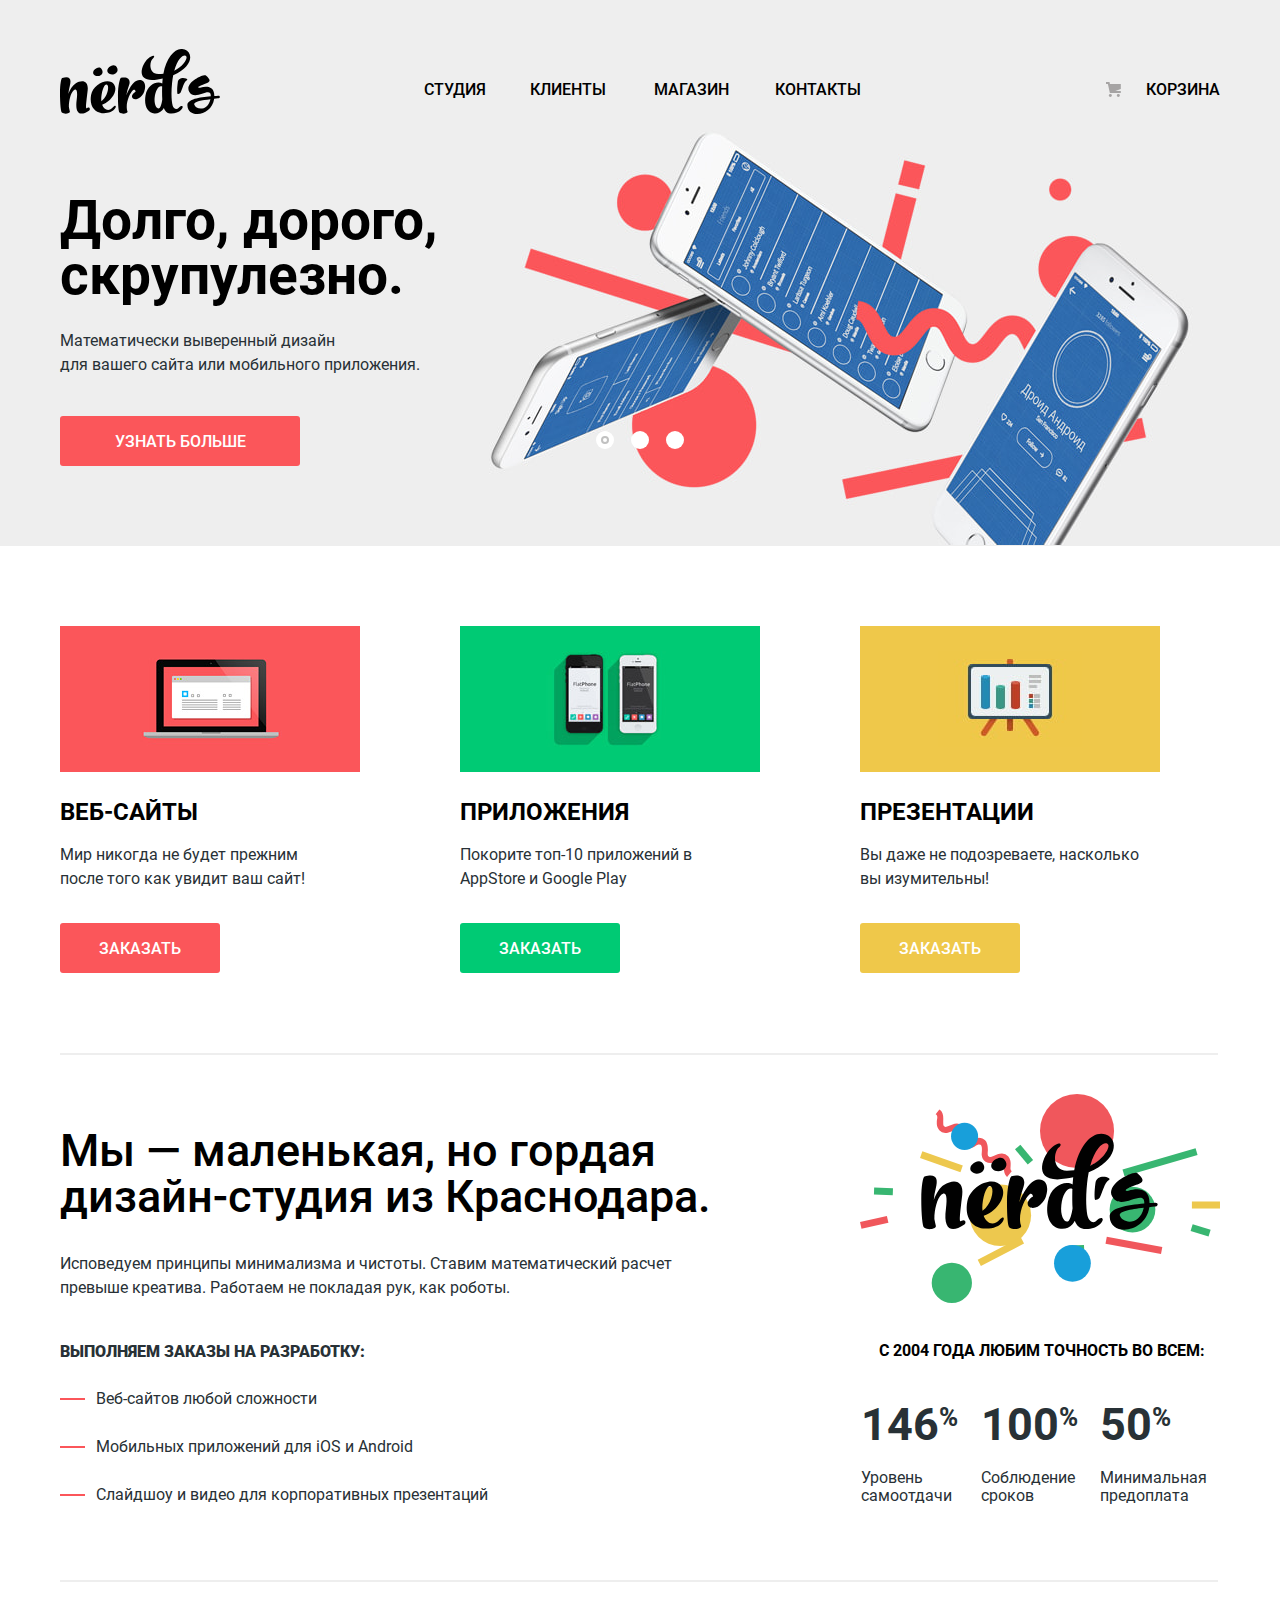
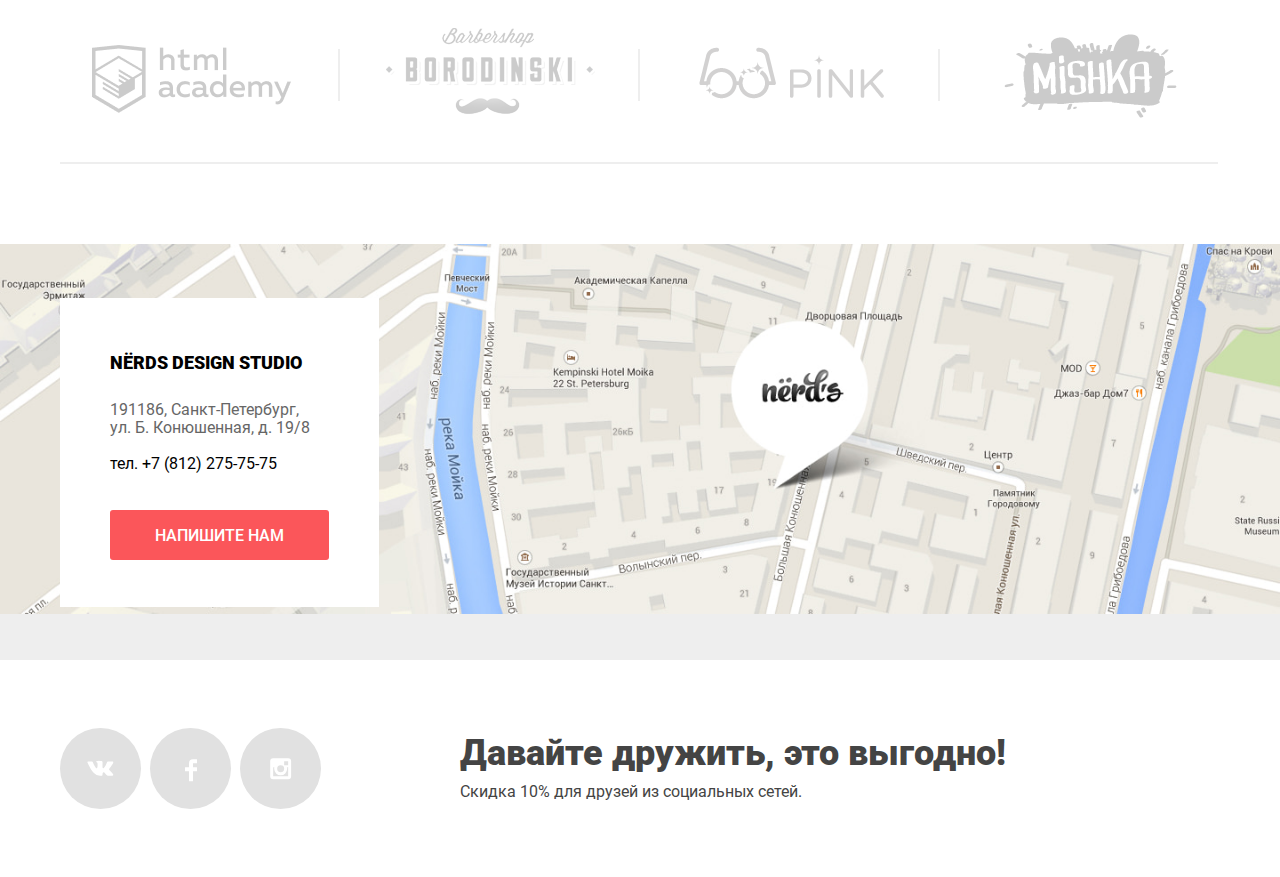
<file: index.html>
<!DOCTYPE html>
<html lang="ru">
  <head>
    <meta charset="utf-8">
    <title>HTML Academy: Нёрдс</title>
    <link href="https://fonts.googleapis.com/css2?family=Roboto:wght@400;500;700&display=swap" rel="stylesheet">
    <link href="css/normalize.css" rel="stylesheet">
    <link href="css/style.min.css" rel="stylesheet">
  </head>

  <body class="page-body index-page">
    <header class="main-header">
      <nav class="main-menu container">
        <a class="main-menu-logo menu-active" aria-label="nёrd's">
          <svg xmlns="http://www.w3.org/2000/svg" width="160" height="65" fill="#000000">
              <path d="M157.94 49.37c-1.24.17-2.53.28-3.76.38v.06c-2.42 17.36-26.19 20.23-26.78 6.6-.27-6.17 11.6-7.95 23.4-9.1.43-11.08-15.9 5.68-21.61-4.6-5.02-9.02 14.63-17.93 16.73-16.1 6.44 5.64 3.4 6.62-1.38 8.34-9.5 3.41-5.8 4.1-4.51 3.73 7.57-2.26 14.36-1.04 14.31 8.31 1.29-.1 2.52-.16 3.76-.27 2.3-.21 2.46 2.44-.16 2.65zm-7.52.76c-9.12 1.03-17.01 2.44-16.15 5.36 1.71 5.57 13.58 6.81 16.15-5.36zm-32.74-5.21c-.68-.04-.7-6.04.11-11.69 1-6.95 11.93-3.36 9.1-1.9-2.98 1.51-4.44 8.71-6.27 12.08-.64 1.16-2.6 1.53-2.94 1.5zM42.1 21c2.38 4.87-4.93 8.17-8.29 4.52-1.4-1.55-.75-4.56 2.64-6.19 1.7-.84 4.07-1.6 5.65 1.67zm14.96-2.14c2.59 5.3-5.38 8.9-9.03 4.92-1.52-1.7-.82-4.96 2.87-6.74 1.85-.91 4.44-1.73 6.16 1.82zm-28.18 42.8c-7.92 5.34-14.22 4.17-12.2-10.84 1.44-10.9-.96-11.52-3.13-9.44-2.85 2.7-4.63 9.72-4.69 16.4a50.98 50.98 0 001 4.78c.34 1.63-4.9 3.32-7.97 1.01C.84 62.8 0 54.88 0 44.13c0-8.82 1.17-14.9 2.23-15.17 8.03-2.2 9.31 1.34 7.58 7.98a47.64 47.64 0 00-1.4 7.92c1.68-4.66 4.08-8.48 6.81-10.17 7.42-4.67 13.6-2.48 12.43 6.8-2 16.58-2.17 18.83-.38 17.53 2.23-1.57 3.68 1.24 1.61 2.65zm26.1-2.07c-2.17 3.48-7.8 5.17-13.21 4.55-7.75-.84-12.55-7.75-10.7-18.1 2-11.18 18.06-18.32 23.19-10.34 3.73 5.8-2.18 16.02-11.6 19.79l-.5.16c1.95 5.18 6.58 7.48 11.04 2.36 2.12-2.36 3.62-1.34 1.78 1.58zm-13.6-7.42c5.85-4.16 7.8-13.32 6.19-15.9-1.73-2.7-5.08 1.51-6.25 11.74-.11 1.46-.11 2.87.06 4.16zM83.09 45c-1.6 2.5-3.9 4.39-5.97 5.06-2.4.73-5.18.06-5.18-2.7 0-1 .9-3.37 3.62-4.72-.16-1.9-1.39-2.42-2.28-1.68-3.35 2.58-7.42 12.25-6.36 19.22.06.16.06.33.06.5.16.62.33 1.24.55 1.86.56 1.57-4.9 3.31-7.97.95-1.06-.79-1.61-6.97-1.61-17.7 0-8.83 1.95-16.64 3-16.92 6.42-1.74 10.15 1.3 8.15 7.25a64.94 64.94 0 00-2.85 10.4c2.46-6.69 6.53-12.87 9.82-14.5 5.85-2.92 10.09.95 8.86 7.81-.05.11-.11.4-.11.45-.06.56-.57 2.3-.39 1.74-.52 1.65-.9 2.28-1.34 2.98z"/><path d="M113.2 26.16a86.99 86.99 0 00-1.1 7.53c-1.07 10.06-.62 19 .6 22.99.73 2.13 3.46 4.94 6.08 2.02 2.85-3.2 5.97-1.35 2.18 2.42-2.34 2.3-6.7 3.88-11.04 3.42-3.12-.39-5.02-2.41-6.14-5.5a8.7 8.7 0 01-1.56 2.3c-2.11 2.2-4.68 3.43-7.97 3.1-6.64-.74-10.54-7.93-8.7-18.16 1.95-10.79 11.32-14.72 16.73-11.86l.33-4.1c.06-.28.06-.56.11-.84a96.96 96.96 0 01-4.96.95c-23.97 4-15.72-15.57-9.87-20.68 6.64-5.73 7.36-1.85 5.3-.56-3.68 2.36-5.3 15.9 5.24 15.9 1.73 0 3.35-.1 4.96-.28C106.7 6.5 116.67-2.39 124.75.53c8.98 3.26 8.03 17.54-11.54 25.63zm-10.92 24.4c-.23-3.55-.23-7.54-.17-11.64 0-.5.06-1.01.06-1.46-3.35-1.52-6.64 3.65-7.48 10.79-.94 8.37 2.8 12.81 4.91 10.79 1.62-1.63 2.46-6.8 2.68-8.49zm24.08-43.17c-1.78-2.64-8.3.56-12.1 14.33 9.54-4.55 13.33-12.42 12.1-14.33z"/>
          </svg>
        </a>
        <ul class="site-menu">
          <li><a href="blank.html">Студия</a></li>
          <li><a href="blank.html">Клиенты</a></li>
          <li><a href="catalog.html">Магазин</a></li>
          <li><a href="blank.html">Контакты</a></li>
        </ul>
        <ul class="user-menu">
          <li><a href="cart.html" class="menu-cart">Корзина</a></li>
        </ul>
      </nav>
    </header>

    <main>
      <div class="background-gray">
        <h1 class="visually-hidden">Дизайн-студия nёrd's</h1>
      </div>

      <section class="slider">
        <div class="container">
          <h2 class="visually-hidden">Слайдер</h2>
          <div class="slider-slides">
            <ul class="slider-list">
              <li class="slide slide-1">
                <div class="slide-text">
                  <p class="slider-title"><strong>Долго, дорого, скрупулезно.</strong></p>
                  <p class="slider-paragraph">Математически выверенный дизайн<br>
                    для&nbsp;вашего сайта или мобильного приложения.</p>
                  <a href="blank.html" class="button button-more button-red">Узнать больше</a>
                </div>
              </li>
              <li class="slide slide-2 visually-hidden">
                <div class="slide-text">
                  <p class="slider-title"><strong>Любим математику как никто другой</strong></p>
                  <p class="slider-paragraph">Никакого креатива, только математические формулы
                    для&nbsp;расчета идеальных пропорций</p>
                  <a href="blank.html" class="button button-more button-red">Узнать больше</a>
                </div>
              </li>
              <li class="slide slide-3 visually-hidden">
                <div class="slide-text">
                  <p class="slider-title"><strong>Только ночь, только&nbsp;хардкор</strong></p>
                  <p class="slider-paragraph">Работать днем, как все? Мы против этого.
                    Ближе&nbsp;к&nbsp;полуночи работа только начинается.</p>
                  <a href="blank.html" class="button button-more button-red">Узнать больше</a>
                </div>
              </li>
            </ul>
          </div>

          <div class="slider-controls">
            <ul class="slider-controls-list">
              <li>
                <button type="button" class="slider-control slider-control-1 slider-control-active">Показать слайд 1</button>
              </li>
              <li>
                <button type="button" class="slider-control slider-control-2">Показать слайд 2</button>
              </li>
              <li>
                <button type="button" class="slider-control slider-control-3">Показать слайд 3</button>
              </li>
            </ul>
          </div>
        </div>
      </section>

      <section class="services container gray-line">
        <h2 class="visually-hidden">Услуги</h2>
        <ul class="services-list">
          <li class="service service-1">
            <h3>Веб-сайты</h3>
            <p>Мир никогда не будет прежним после того как увидит ваш сайт!</p>
            <a href="blank.html" class="button button-buy button-red">Заказать</a>
          </li>
          <li class="service service-2">
            <h3>Приложения</h3>
            <p>Покорите топ-10 приложений в AppStore и Google Play</p>
            <a href="blank.html" class="button button-buy button-green">Заказать</a>
          </li>
          <li class="service service-3">
            <h3>Презентации</h3>
            <p>Вы даже не подозреваете, насколько вы изумительны!</p>
            <a href="blank.html" class="button button-buy button-yellow">Заказать</a>
          </li>
        </ul>
      </section>

      <section class="about container gray-line">
        <h2 class="visually-hidden">О нас</h2>
        <div class="about-text">
          <p class="about-slogan">Мы — маленькая, но гордая дизайн-студия из Краснодара.</p>
          <p>Исповедуем принципы минимализма и чистоты. Ставим математический расчет превыше креатива. Работаем не покладая рук, как роботы.</p>
          <p class="about-title"><strong>Выполняем заказы на разработку:</strong></p>
          <ul class="about-text-list">
            <li>Веб-сайтов любой сложности</li>
            <li>Мобильных приложений для iOS и Android</li>
            <li>Слайдшоу и видео для корпоративных презентаций</li>
          </ul>
        </div>

        <div class="about-statistics">
          <img class="color-logo" src="img/logo-nerds-color.svg" width="360" height="208" alt="nёrd's">
          <p class="statistics-title">с 2004 года Любим точность во всем:</p>

          <table>
            <tr>
              <td>146<sup class="statistics-unit">%</sup></td>
              <td>100<sup class="statistics-unit">%</sup></td>
              <td>50<sup class="statistics-unit">%</sup></td>
            </tr>
            <tr>
              <th>Уровень самоотдачи</th>
              <th>Соблюдение сроков</th>
              <th>Минимальная предоплата</th>
            </tr>
          </table>
        </div>
      </section>

      <section class="companies container gray-line">
        <h2 class="visually-hidden">Клиенты</h2>
        <ul class="companies-list">
          <li>
            <a href="https://htmlacademy.ru/intensive/htmlcss">
              <img src="img/logo-html-academy-260.png" width="260" height="100" alt="HTML Academy">
            </a>
          </li>
          <li>
            <a href="blank.html">
              <img src="img/logo-barbershop-260.png" width="260" height="100" alt="Barbershop Borodinski">
            </a>
          </li>
          <li>
            <a href="blank.html">
              <img src="img/logo-pink-260.png" width="260" height="100" alt="Pink">
            </a>
          </li>
          <li>
            <a href="blank.html">
              <img src="img/logo-mishka-260.png" width="260" height="100" alt="Mishka">
            </a>
          </li>
        </ul>
      </section>
    </main>

    <footer class="main-footer">
      <section class="contacts">
        <h2 class="visually-hidden container">Контактная информация</h2>
        <div class="map-container">
          <img class="map" src="img/map-with-marker.jpg" width="1440" height="416" alt="nёrd's на карте">
          <iframe src="https://www.google.com/maps/embed?pb=!1m18!1m12!1m3!1d999.3045295718545!2d30.322071529203434!3d59.93862900888722!2m3!1f0!2f0!3f0!3m2!1i1024!2i768!4f13.1!3m3!1m2!1s0x4696310fca145cc1%3A0x42b32648d8238007!2z0JHQvtC70YzRiNCw0Y8g0JrQvtC90Y7RiNC10L3QvdCw0Y8g0YPQuy4sIDE5LzgsINCh0LDQvdC60YIt0J_QtdGC0LXRgNCx0YPRgNCzLCAxOTExODY!5e0!3m2!1sru!2sru!4v1592823333263!5m2!1sru!2sru"
            width="1200" height="416" allowfullscreen="" aria-hidden="false" tabindex="0">
          </iframe>
        </div>
        <div class="contacts-container container">
          <div class="contacts-popup">
            <p class="contacts-title"><strong>NЁRDS DESIGN STUDIO</strong></p>
            <p class="contacts-address">
              191186, Санкт-Петербург,<br>
              ул. Б. Конюшенная, д. 19/8
            </p>
            <a href="tel:+78122757575" class="contacts-phone">
              тел. +7 (812) 275-75-75
            </a>
            <a href="feedback.html" class="button button-write button-red">Напишите нам</a>
          </div>
        </div>
      </section>

      <section class="social container">
        <div class="social-text">
          <h2 class="visually-hidden">Социальные сети</h2>
          <p class="call-to-action"><strong>Давайте дружить, это выгодно!</strong></p>
          <p>Скидка 10% для друзей из социальных сетей.</p>
        </div>
        <ul class="social-icons">
          <li>
            <a href="#">
              <div class="social-icon social-icon-vk"></div>
              <span class="visually-hidden">Вконтакте</span>
            </a>
          </li>
          <li>
            <a href="#">
              <div class="social-icon social-icon-fb"></div>
              <span class="visually-hidden">Фейсбук</span>
            </a>
          </li>
          <li>
            <a href="#">
              <div class="social-icon social-icon-insta"></div>
              <span class="visually-hidden">Инстаграм</span>
            </a>
          </li>
        </ul>
      </section>
    </footer>

    <section class="feedback modal-feedback">
      <h2>Напишите нам</h2>
      <form class="feedback-form" name="feedback-form" action="https://echo.htmlacademy.ru" method="post">
        <p>
          <label for="feedback-form-name">Ваше имя:</label><br>
          <input id="feedback-form-name" class="feedback-form-name" type="text" name="name" placeholder="Имя Фамилия">
        </p>
        <p>
          <label for="feedback-form-email">Ваш email:</label><br>
          <input id="feedback-form-email" class="feedback-form-email" type="email" name="email" placeholder="email@example.com">
        </p>
        <p>
          <label for="feedback-form-message">Текст письма:</label><br>
          <textarea id="feedback-form-message" class="feedback-form-area" name="message" rows="4" required>В свободной форме</textarea>
        </p>
        <button type="submit" class="button button-send button-red">Отправить</button>
      </form>
      <button class="feedback-close" type="button" aria-label="Закрыть"></button>
    </section>

    <script src="js/script.min.js"></script>

  </body>
</html>
</file>
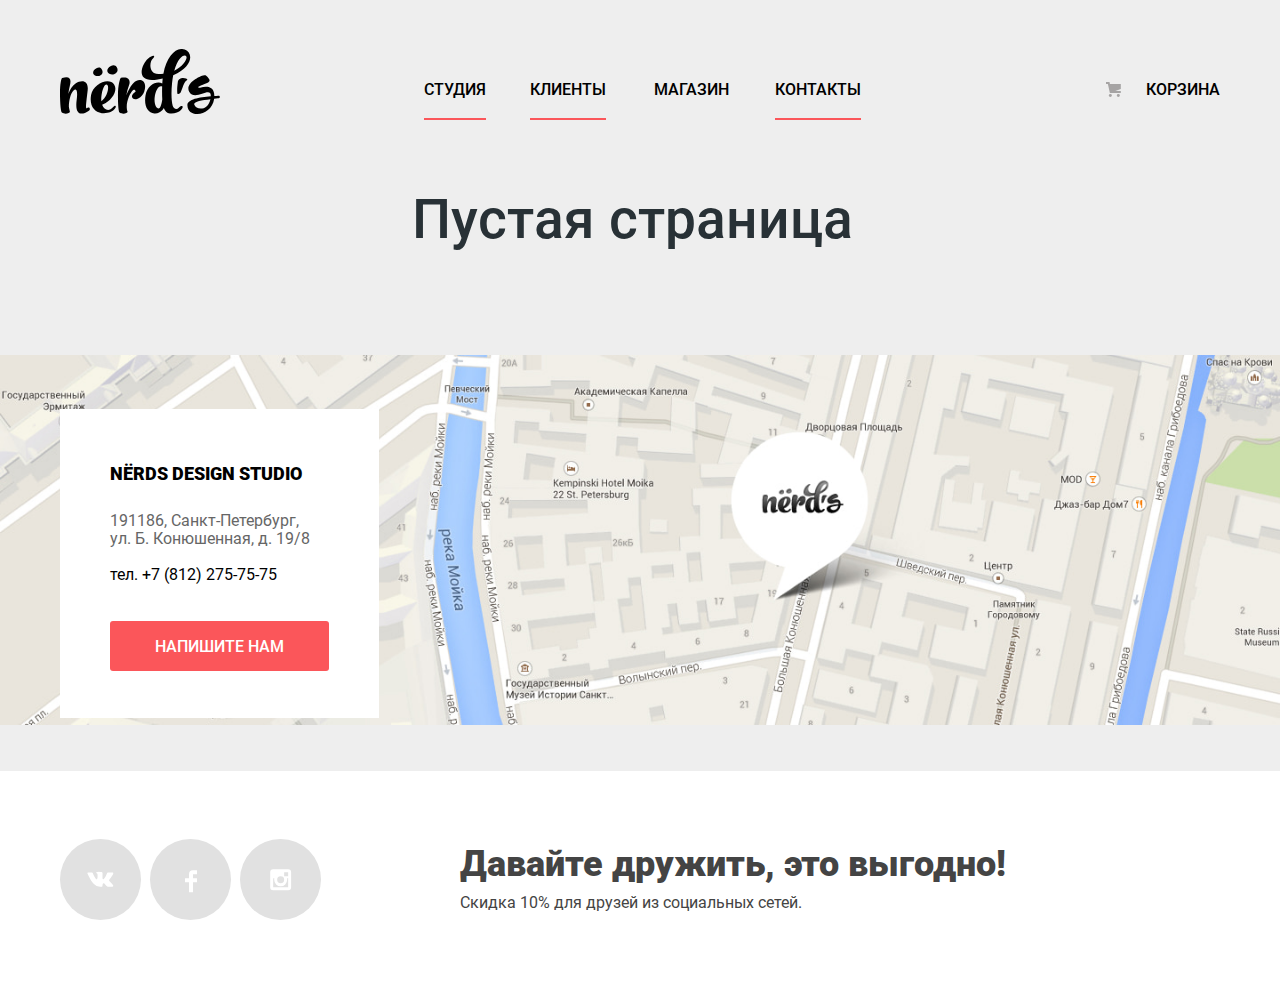
<file: blank.html>
<!DOCTYPE html>
<html lang="ru">
  <head>
    <meta charset="utf-8">
    <title>HTML Academy: Нёрдс</title>
    <link href="https://fonts.googleapis.com/css2?family=Roboto:wght@400;500;700&display=swap" rel="stylesheet">
    <link href="css/normalize.css" rel="stylesheet">
    <link href="css/style.min.css" rel="stylesheet">
  </head>

  <body class="page-body inner-page">
    <header class="main-header">
      <nav class="main-menu container">
        <a href="index.html" class="main-menu-logo" aria-label="Перейти на главную страницу">
          <svg xmlns="http://www.w3.org/2000/svg" width="160" height="65" fill="#000000">
              <path d="M157.94 49.37c-1.24.17-2.53.28-3.76.38v.06c-2.42 17.36-26.19 20.23-26.78 6.6-.27-6.17 11.6-7.95 23.4-9.1.43-11.08-15.9 5.68-21.61-4.6-5.02-9.02 14.63-17.93 16.73-16.1 6.44 5.64 3.4 6.62-1.38 8.34-9.5 3.41-5.8 4.1-4.51 3.73 7.57-2.26 14.36-1.04 14.31 8.31 1.29-.1 2.52-.16 3.76-.27 2.3-.21 2.46 2.44-.16 2.65zm-7.52.76c-9.12 1.03-17.01 2.44-16.15 5.36 1.71 5.57 13.58 6.81 16.15-5.36zm-32.74-5.21c-.68-.04-.7-6.04.11-11.69 1-6.95 11.93-3.36 9.1-1.9-2.98 1.51-4.44 8.71-6.27 12.08-.64 1.16-2.6 1.53-2.94 1.5zM42.1 21c2.38 4.87-4.93 8.17-8.29 4.52-1.4-1.55-.75-4.56 2.64-6.19 1.7-.84 4.07-1.6 5.65 1.67zm14.96-2.14c2.59 5.3-5.38 8.9-9.03 4.92-1.52-1.7-.82-4.96 2.87-6.74 1.85-.91 4.44-1.73 6.16 1.82zm-28.18 42.8c-7.92 5.34-14.22 4.17-12.2-10.84 1.44-10.9-.96-11.52-3.13-9.44-2.85 2.7-4.63 9.72-4.69 16.4a50.98 50.98 0 001 4.78c.34 1.63-4.9 3.32-7.97 1.01C.84 62.8 0 54.88 0 44.13c0-8.82 1.17-14.9 2.23-15.17 8.03-2.2 9.31 1.34 7.58 7.98a47.64 47.64 0 00-1.4 7.92c1.68-4.66 4.08-8.48 6.81-10.17 7.42-4.67 13.6-2.48 12.43 6.8-2 16.58-2.17 18.83-.38 17.53 2.23-1.57 3.68 1.24 1.61 2.65zm26.1-2.07c-2.17 3.48-7.8 5.17-13.21 4.55-7.75-.84-12.55-7.75-10.7-18.1 2-11.18 18.06-18.32 23.19-10.34 3.73 5.8-2.18 16.02-11.6 19.79l-.5.16c1.95 5.18 6.58 7.48 11.04 2.36 2.12-2.36 3.62-1.34 1.78 1.58zm-13.6-7.42c5.85-4.16 7.8-13.32 6.19-15.9-1.73-2.7-5.08 1.51-6.25 11.74-.11 1.46-.11 2.87.06 4.16zM83.09 45c-1.6 2.5-3.9 4.39-5.97 5.06-2.4.73-5.18.06-5.18-2.7 0-1 .9-3.37 3.62-4.72-.16-1.9-1.39-2.42-2.28-1.68-3.35 2.58-7.42 12.25-6.36 19.22.06.16.06.33.06.5.16.62.33 1.24.55 1.86.56 1.57-4.9 3.31-7.97.95-1.06-.79-1.61-6.97-1.61-17.7 0-8.83 1.95-16.64 3-16.92 6.42-1.74 10.15 1.3 8.15 7.25a64.94 64.94 0 00-2.85 10.4c2.46-6.69 6.53-12.87 9.82-14.5 5.85-2.92 10.09.95 8.86 7.81-.05.11-.11.4-.11.45-.06.56-.57 2.3-.39 1.74-.52 1.65-.9 2.28-1.34 2.98z"/><path d="M113.2 26.16a86.99 86.99 0 00-1.1 7.53c-1.07 10.06-.62 19 .6 22.99.73 2.13 3.46 4.94 6.08 2.02 2.85-3.2 5.97-1.35 2.18 2.42-2.34 2.3-6.7 3.88-11.04 3.42-3.12-.39-5.02-2.41-6.14-5.5a8.7 8.7 0 01-1.56 2.3c-2.11 2.2-4.68 3.43-7.97 3.1-6.64-.74-10.54-7.93-8.7-18.16 1.95-10.79 11.32-14.72 16.73-11.86l.33-4.1c.06-.28.06-.56.11-.84a96.96 96.96 0 01-4.96.95c-23.97 4-15.72-15.57-9.87-20.68 6.64-5.73 7.36-1.85 5.3-.56-3.68 2.36-5.3 15.9 5.24 15.9 1.73 0 3.35-.1 4.96-.28C106.7 6.5 116.67-2.39 124.75.53c8.98 3.26 8.03 17.54-11.54 25.63zm-10.92 24.4c-.23-3.55-.23-7.54-.17-11.64 0-.5.06-1.01.06-1.46-3.35-1.52-6.64 3.65-7.48 10.79-.94 8.37 2.8 12.81 4.91 10.79 1.62-1.63 2.46-6.8 2.68-8.49zm24.08-43.17c-1.78-2.64-8.3.56-12.1 14.33 9.54-4.55 13.33-12.42 12.1-14.33z"/>
          </svg>
        </a>
        <ul class="site-menu">
          <li><a class="menu-active">Студия</a></li>
          <li><a class="menu-active">Клиенты</a></li>
          <li><a href="catalog.html">Магазин</a></li>
          <li><a class="menu-active">Контакты</a></li>
        </ul>
        <ul class="user-menu">
          <li><a href="cart.html" class="menu-cart">Корзина</a></li>
        </ul>
      </nav>
    </header>

    <main>
      <div class="background-gray">
        <h1>Пустая страница</h1>
      </div>
    </main>

    <footer class="main-footer">
      <section class="contacts">
        <h2 class="visually-hidden container">Контактная информация</h2>
        <div class="map-container">
          <img class="map" src="img/map-with-marker.jpg" width="1440" height="416" alt="nёrd's на карте">
          <iframe src="https://www.google.com/maps/embed?pb=!1m18!1m12!1m3!1d999.3045295718545!2d30.322071529203434!3d59.93862900888722!2m3!1f0!2f0!3f0!3m2!1i1024!2i768!4f13.1!3m3!1m2!1s0x4696310fca145cc1%3A0x42b32648d8238007!2z0JHQvtC70YzRiNCw0Y8g0JrQvtC90Y7RiNC10L3QvdCw0Y8g0YPQuy4sIDE5LzgsINCh0LDQvdC60YIt0J_QtdGC0LXRgNCx0YPRgNCzLCAxOTExODY!5e0!3m2!1sru!2sru!4v1592823333263!5m2!1sru!2sru"
            width="1200" height="416" allowfullscreen="" aria-hidden="false" tabindex="0">
          </iframe>
        </div>
        <div class="contacts-container container">
          <div class="contacts-popup">
            <p class="contacts-title"><strong>NЁRDS DESIGN STUDIO</strong></p>
            <p class="contacts-address">
              191186, Санкт-Петербург,<br>
              ул. Б. Конюшенная, д. 19/8
            </p>
            <a href="tel:+78122757575" class="contacts-phone">
              тел. +7 (812) 275-75-75
            </a>
            <a href="feedback.html" class="button button-write button-red">Напишите нам</a>
          </div>
        </div>
      </section>

      <section class="social container">
        <div class="social-text">
          <h2 class="visually-hidden">Социальные сети</h2>
          <p class="call-to-action"><strong>Давайте дружить, это выгодно!</strong></p>
          <p>Скидка 10% для друзей из социальных сетей.</p>
        </div>

        <ul class="social-icons">
          <li>
            <a href="#">
              <div class="social-icon social-icon-vk"></div>
              <span class="visually-hidden">Вконтакте</span>
            </a>
          </li>
          <li>
            <a href="#">
              <div class="social-icon social-icon-fb"></div>
              <span class="visually-hidden">Фейсбук</span>
            </a>
          </li>
          <li>
            <a href="#">
              <div class="social-icon social-icon-insta"></div>
              <span class="visually-hidden">Инстаграм</span>
            </a>
          </li>
        </ul>
      </section>
    </footer>

    <section class="feedback modal-feedback">
      <h2>Напишите нам</h2>
      <form class="feedback-form" name="feedback-form" action="https://echo.htmlacademy.ru" method="post">
        <p>
          <label for="feedback-form-name">Ваше имя:</label><br>
          <input id="feedback-form-name" class="feedback-form-name" type="text" name="name" placeholder="Имя Фамилия">
        </p>
        <p>
          <label for="feedback-form-email">Ваш email:</label><br>
          <input id="feedback-form-email" class="feedback-form-email" type="email" name="email" placeholder="email@example.com">
        </p>
        <p>
          <label for="feedback-form-message">Текст письма:</label><br>
          <textarea id="feedback-form-message" class="feedback-form-area" name="message" rows="4" required>В свободной форме</textarea>
        </p>
        <button type="submit" class="button button-send button-red">Отправить</button>
      </form>
      <button class="feedback-close" type="button" aria-label="Закрыть"></button>
    </section>

    <script src="js/script.min.js"></script>

  </body>
</html>
</file>
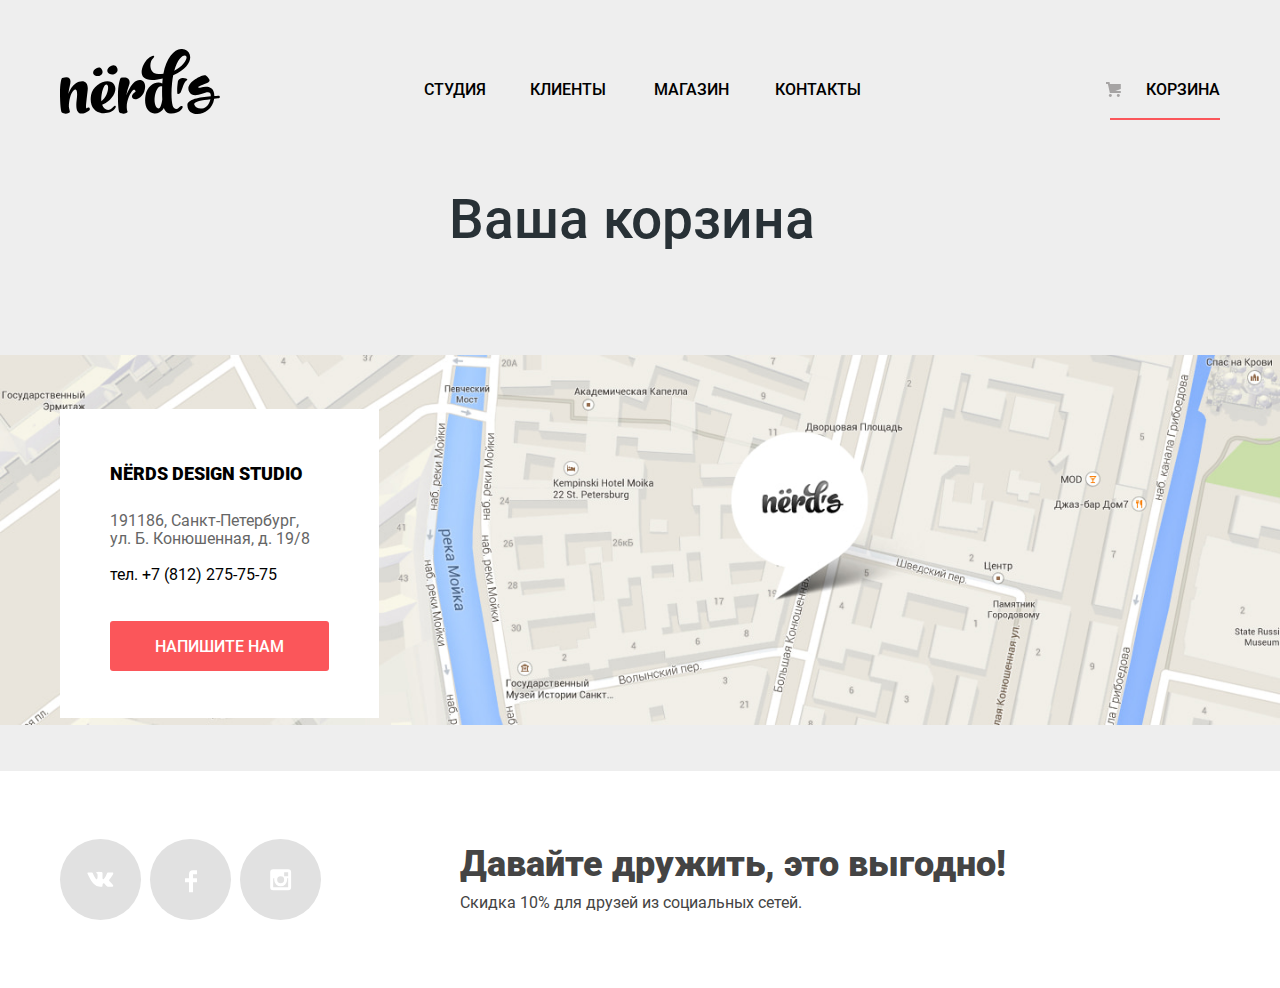
<file: cart.html>
<!DOCTYPE html>
<html lang="ru">
  <head>
    <meta charset="utf-8">
    <title>HTML Academy: Нёрдс</title>
    <link href="https://fonts.googleapis.com/css2?family=Roboto:wght@400;500;700&display=swap" rel="stylesheet">
    <link href="css/normalize.css" rel="stylesheet">
    <link href="css/style.min.css" rel="stylesheet">
  </head>

  <body class="page-body inner-page">
    <header class="main-header">
      <nav class="main-menu container">
        <a href="index.html" class="main-menu-logo" aria-label="Перейти на главную страницу">
          <svg xmlns="http://www.w3.org/2000/svg" width="160" height="65" fill="#000000">
              <path d="M157.94 49.37c-1.24.17-2.53.28-3.76.38v.06c-2.42 17.36-26.19 20.23-26.78 6.6-.27-6.17 11.6-7.95 23.4-9.1.43-11.08-15.9 5.68-21.61-4.6-5.02-9.02 14.63-17.93 16.73-16.1 6.44 5.64 3.4 6.62-1.38 8.34-9.5 3.41-5.8 4.1-4.51 3.73 7.57-2.26 14.36-1.04 14.31 8.31 1.29-.1 2.52-.16 3.76-.27 2.3-.21 2.46 2.44-.16 2.65zm-7.52.76c-9.12 1.03-17.01 2.44-16.15 5.36 1.71 5.57 13.58 6.81 16.15-5.36zm-32.74-5.21c-.68-.04-.7-6.04.11-11.69 1-6.95 11.93-3.36 9.1-1.9-2.98 1.51-4.44 8.71-6.27 12.08-.64 1.16-2.6 1.53-2.94 1.5zM42.1 21c2.38 4.87-4.93 8.17-8.29 4.52-1.4-1.55-.75-4.56 2.64-6.19 1.7-.84 4.07-1.6 5.65 1.67zm14.96-2.14c2.59 5.3-5.38 8.9-9.03 4.92-1.52-1.7-.82-4.96 2.87-6.74 1.85-.91 4.44-1.73 6.16 1.82zm-28.18 42.8c-7.92 5.34-14.22 4.17-12.2-10.84 1.44-10.9-.96-11.52-3.13-9.44-2.85 2.7-4.63 9.72-4.69 16.4a50.98 50.98 0 001 4.78c.34 1.63-4.9 3.32-7.97 1.01C.84 62.8 0 54.88 0 44.13c0-8.82 1.17-14.9 2.23-15.17 8.03-2.2 9.31 1.34 7.58 7.98a47.64 47.64 0 00-1.4 7.92c1.68-4.66 4.08-8.48 6.81-10.17 7.42-4.67 13.6-2.48 12.43 6.8-2 16.58-2.17 18.83-.38 17.53 2.23-1.57 3.68 1.24 1.61 2.65zm26.1-2.07c-2.17 3.48-7.8 5.17-13.21 4.55-7.75-.84-12.55-7.75-10.7-18.1 2-11.18 18.06-18.32 23.19-10.34 3.73 5.8-2.18 16.02-11.6 19.79l-.5.16c1.95 5.18 6.58 7.48 11.04 2.36 2.12-2.36 3.62-1.34 1.78 1.58zm-13.6-7.42c5.85-4.16 7.8-13.32 6.19-15.9-1.73-2.7-5.08 1.51-6.25 11.74-.11 1.46-.11 2.87.06 4.16zM83.09 45c-1.6 2.5-3.9 4.39-5.97 5.06-2.4.73-5.18.06-5.18-2.7 0-1 .9-3.37 3.62-4.72-.16-1.9-1.39-2.42-2.28-1.68-3.35 2.58-7.42 12.25-6.36 19.22.06.16.06.33.06.5.16.62.33 1.24.55 1.86.56 1.57-4.9 3.31-7.97.95-1.06-.79-1.61-6.97-1.61-17.7 0-8.83 1.95-16.64 3-16.92 6.42-1.74 10.15 1.3 8.15 7.25a64.94 64.94 0 00-2.85 10.4c2.46-6.69 6.53-12.87 9.82-14.5 5.85-2.92 10.09.95 8.86 7.81-.05.11-.11.4-.11.45-.06.56-.57 2.3-.39 1.74-.52 1.65-.9 2.28-1.34 2.98z"/><path d="M113.2 26.16a86.99 86.99 0 00-1.1 7.53c-1.07 10.06-.62 19 .6 22.99.73 2.13 3.46 4.94 6.08 2.02 2.85-3.2 5.97-1.35 2.18 2.42-2.34 2.3-6.7 3.88-11.04 3.42-3.12-.39-5.02-2.41-6.14-5.5a8.7 8.7 0 01-1.56 2.3c-2.11 2.2-4.68 3.43-7.97 3.1-6.64-.74-10.54-7.93-8.7-18.16 1.95-10.79 11.32-14.72 16.73-11.86l.33-4.1c.06-.28.06-.56.11-.84a96.96 96.96 0 01-4.96.95c-23.97 4-15.72-15.57-9.87-20.68 6.64-5.73 7.36-1.85 5.3-.56-3.68 2.36-5.3 15.9 5.24 15.9 1.73 0 3.35-.1 4.96-.28C106.7 6.5 116.67-2.39 124.75.53c8.98 3.26 8.03 17.54-11.54 25.63zm-10.92 24.4c-.23-3.55-.23-7.54-.17-11.64 0-.5.06-1.01.06-1.46-3.35-1.52-6.64 3.65-7.48 10.79-.94 8.37 2.8 12.81 4.91 10.79 1.62-1.63 2.46-6.8 2.68-8.49zm24.08-43.17c-1.78-2.64-8.3.56-12.1 14.33 9.54-4.55 13.33-12.42 12.1-14.33z"/>
          </svg>
        </a>
        <ul class="site-menu">
          <li><a href="blank.html">Студия</a></li>
          <li><a href="blank.html">Клиенты</a></li>
          <li><a href="catalog.html">Магазин</a></li>
          <li><a href="blank.html">Контакты</a></li>
        </ul>
        <ul class="user-menu">
          <li><a class="menu-active menu-cart">Корзина</a></li>
        </ul>
      </nav>
    </header>

    <main>
      <div class="background-gray">
        <h1>Ваша корзина</h1>
      </div>
    </main>

    <footer class="main-footer">
      <section class="contacts">
        <h2 class="visually-hidden container">Контактная информация</h2>
        <div class="map-container">
          <img class="map" src="img/map-with-marker.jpg" width="1440" height="416" alt="nёrd's на карте">
          <iframe src="https://www.google.com/maps/embed?pb=!1m18!1m12!1m3!1d999.3045295718545!2d30.322071529203434!3d59.93862900888722!2m3!1f0!2f0!3f0!3m2!1i1024!2i768!4f13.1!3m3!1m2!1s0x4696310fca145cc1%3A0x42b32648d8238007!2z0JHQvtC70YzRiNCw0Y8g0JrQvtC90Y7RiNC10L3QvdCw0Y8g0YPQuy4sIDE5LzgsINCh0LDQvdC60YIt0J_QtdGC0LXRgNCx0YPRgNCzLCAxOTExODY!5e0!3m2!1sru!2sru!4v1592823333263!5m2!1sru!2sru"
            width="1200" height="416" allowfullscreen="" aria-hidden="false" tabindex="0">
          </iframe>
        </div>
        <div class="contacts-container container">
          <div class="contacts-popup">
            <p class="contacts-title"><strong>NЁRDS DESIGN STUDIO</strong></p>
            <p class="contacts-address">
              191186, Санкт-Петербург,<br>
              ул. Б. Конюшенная, д. 19/8
            </p>
            <a href="tel:+78122757575" class="contacts-phone">
              тел. +7 (812) 275-75-75
            </a>
            <a href="feedback.html" class="button button-write button-red">Напишите нам</a>
          </div>
        </div>
      </section>

      <section class="social container">
        <div class="social-text">
          <h2 class="visually-hidden">Социальные сети</h2>
          <p class="call-to-action"><strong>Давайте дружить, это выгодно!</strong></p>
          <p>Скидка 10% для друзей из социальных сетей.</p>
        </div>

        <ul class="social-icons">
          <li>
            <a href="#">
              <div class="social-icon social-icon-vk"></div>
              <span class="visually-hidden">Вконтакте</span>
            </a>
          </li>
          <li>
            <a href="#">
              <div class="social-icon social-icon-fb"></div>
              <span class="visually-hidden">Фейсбук</span>
            </a>
          </li>
          <li>
            <a href="#">
              <div class="social-icon social-icon-insta"></div>
              <span class="visually-hidden">Инстаграм</span>
            </a>
          </li>
        </ul>
      </section>
    </footer>

    <section class="feedback modal-feedback">
      <h2>Напишите нам</h2>
      <form class="feedback-form" name="feedback-form" action="https://echo.htmlacademy.ru" method="post">
        <p>
          <label for="feedback-form-name">Ваше имя:</label><br>
          <input id="feedback-form-name" class="feedback-form-name" type="text" name="name" placeholder="Имя Фамилия">
        </p>
        <p>
          <label for="feedback-form-email">Ваш email:</label><br>
          <input id="feedback-form-email" class="feedback-form-email" type="email" name="email" placeholder="email@example.com" >
        </p>
        <p>
          <label for="feedback-form-message">Текст письма:</label><br>
          <textarea id="feedback-form-message" class="feedback-form-area" name="message" rows="4" required>В свободной форме</textarea>
        </p>
        <button type="submit" class="button button-send button-red">Отправить</button>
      </form>
      <button class="feedback-close" type="button" aria-label="Закрыть"></button>
    </section>

    <script src="js/script.min.js"></script>

  </body>
</html>
</file>
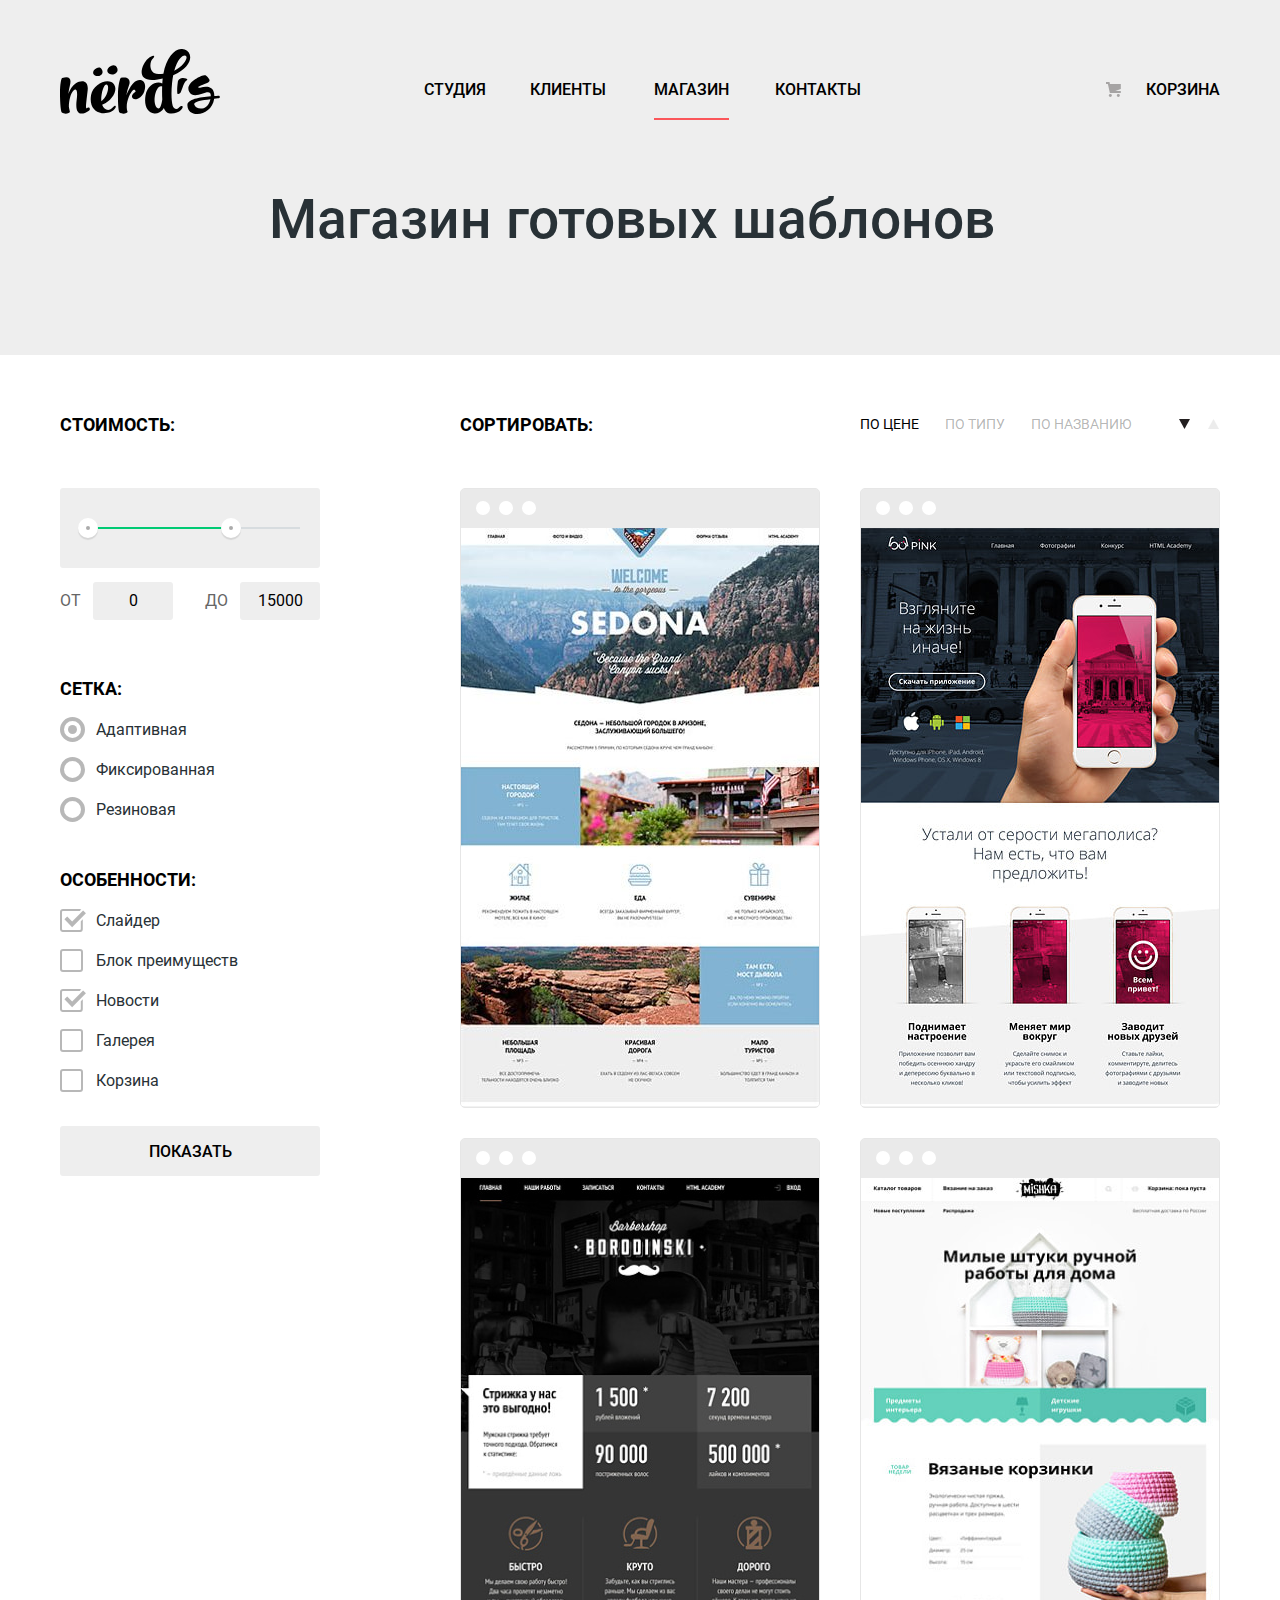
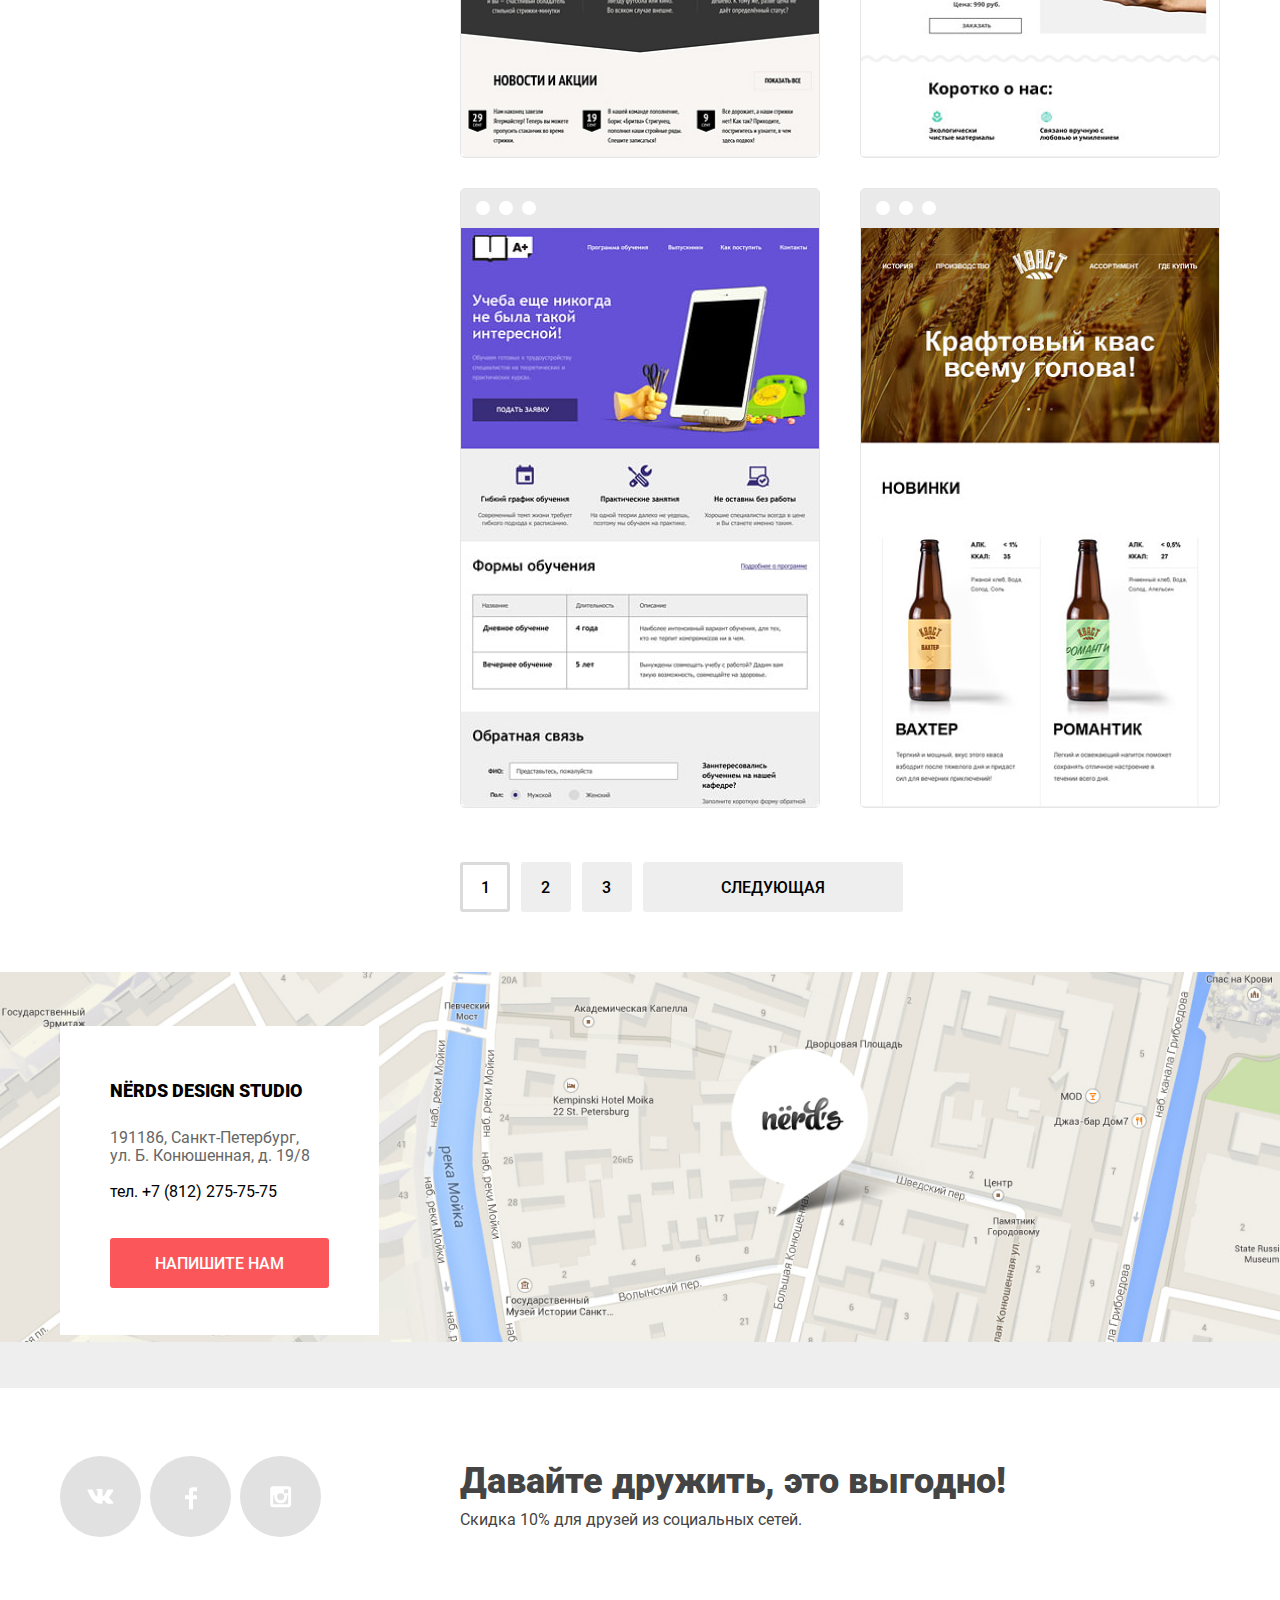
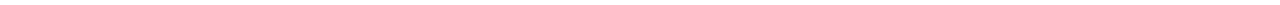
<file: catalog.html>
<!DOCTYPE html>
<html lang="ru">
  <head>
    <meta charset="utf-8">
    <title>HTML Academy: Нёрдс</title>
    <link href="https://fonts.googleapis.com/css2?family=Roboto:wght@400;500;700&display=swap" rel="stylesheet">
    <link href="css/normalize.css" rel="stylesheet">
    <link href="css/style.min.css" rel="stylesheet">
  </head>

  <body class="page-body inner-page">
    <header class="main-header">
      <nav class="main-menu container">
        <a href="index.html" class="main-menu-logo" aria-label="Перейти на главную страницу">
          <svg xmlns="http://www.w3.org/2000/svg" width="160" height="65" fill="#000000">
              <path d="M157.94 49.37c-1.24.17-2.53.28-3.76.38v.06c-2.42 17.36-26.19 20.23-26.78 6.6-.27-6.17 11.6-7.95 23.4-9.1.43-11.08-15.9 5.68-21.61-4.6-5.02-9.02 14.63-17.93 16.73-16.1 6.44 5.64 3.4 6.62-1.38 8.34-9.5 3.41-5.8 4.1-4.51 3.73 7.57-2.26 14.36-1.04 14.31 8.31 1.29-.1 2.52-.16 3.76-.27 2.3-.21 2.46 2.44-.16 2.65zm-7.52.76c-9.12 1.03-17.01 2.44-16.15 5.36 1.71 5.57 13.58 6.81 16.15-5.36zm-32.74-5.21c-.68-.04-.7-6.04.11-11.69 1-6.95 11.93-3.36 9.1-1.9-2.98 1.51-4.44 8.71-6.27 12.08-.64 1.16-2.6 1.53-2.94 1.5zM42.1 21c2.38 4.87-4.93 8.17-8.29 4.52-1.4-1.55-.75-4.56 2.64-6.19 1.7-.84 4.07-1.6 5.65 1.67zm14.96-2.14c2.59 5.3-5.38 8.9-9.03 4.92-1.52-1.7-.82-4.96 2.87-6.74 1.85-.91 4.44-1.73 6.16 1.82zm-28.18 42.8c-7.92 5.34-14.22 4.17-12.2-10.84 1.44-10.9-.96-11.52-3.13-9.44-2.85 2.7-4.63 9.72-4.69 16.4a50.98 50.98 0 001 4.78c.34 1.63-4.9 3.32-7.97 1.01C.84 62.8 0 54.88 0 44.13c0-8.82 1.17-14.9 2.23-15.17 8.03-2.2 9.31 1.34 7.58 7.98a47.64 47.64 0 00-1.4 7.92c1.68-4.66 4.08-8.48 6.81-10.17 7.42-4.67 13.6-2.48 12.43 6.8-2 16.58-2.17 18.83-.38 17.53 2.23-1.57 3.68 1.24 1.61 2.65zm26.1-2.07c-2.17 3.48-7.8 5.17-13.21 4.55-7.75-.84-12.55-7.75-10.7-18.1 2-11.18 18.06-18.32 23.19-10.34 3.73 5.8-2.18 16.02-11.6 19.79l-.5.16c1.95 5.18 6.58 7.48 11.04 2.36 2.12-2.36 3.62-1.34 1.78 1.58zm-13.6-7.42c5.85-4.16 7.8-13.32 6.19-15.9-1.73-2.7-5.08 1.51-6.25 11.74-.11 1.46-.11 2.87.06 4.16zM83.09 45c-1.6 2.5-3.9 4.39-5.97 5.06-2.4.73-5.18.06-5.18-2.7 0-1 .9-3.37 3.62-4.72-.16-1.9-1.39-2.42-2.28-1.68-3.35 2.58-7.42 12.25-6.36 19.22.06.16.06.33.06.5.16.62.33 1.24.55 1.86.56 1.57-4.9 3.31-7.97.95-1.06-.79-1.61-6.97-1.61-17.7 0-8.83 1.95-16.64 3-16.92 6.42-1.74 10.15 1.3 8.15 7.25a64.94 64.94 0 00-2.85 10.4c2.46-6.69 6.53-12.87 9.82-14.5 5.85-2.92 10.09.95 8.86 7.81-.05.11-.11.4-.11.45-.06.56-.57 2.3-.39 1.74-.52 1.65-.9 2.28-1.34 2.98z"/><path d="M113.2 26.16a86.99 86.99 0 00-1.1 7.53c-1.07 10.06-.62 19 .6 22.99.73 2.13 3.46 4.94 6.08 2.02 2.85-3.2 5.97-1.35 2.18 2.42-2.34 2.3-6.7 3.88-11.04 3.42-3.12-.39-5.02-2.41-6.14-5.5a8.7 8.7 0 01-1.56 2.3c-2.11 2.2-4.68 3.43-7.97 3.1-6.64-.74-10.54-7.93-8.7-18.16 1.95-10.79 11.32-14.72 16.73-11.86l.33-4.1c.06-.28.06-.56.11-.84a96.96 96.96 0 01-4.96.95c-23.97 4-15.72-15.57-9.87-20.68 6.64-5.73 7.36-1.85 5.3-.56-3.68 2.36-5.3 15.9 5.24 15.9 1.73 0 3.35-.1 4.96-.28C106.7 6.5 116.67-2.39 124.75.53c8.98 3.26 8.03 17.54-11.54 25.63zm-10.92 24.4c-.23-3.55-.23-7.54-.17-11.64 0-.5.06-1.01.06-1.46-3.35-1.52-6.64 3.65-7.48 10.79-.94 8.37 2.8 12.81 4.91 10.79 1.62-1.63 2.46-6.8 2.68-8.49zm24.08-43.17c-1.78-2.64-8.3.56-12.1 14.33 9.54-4.55 13.33-12.42 12.1-14.33z"/>
          </svg>
        </a>
        <ul class="site-menu">
          <li><a href="blank.html">Студия</a></li>
          <li><a href="blank.html">Клиенты</a></li>
          <li><a class="menu-active">Магазин</a></li>
          <li><a href="blank.html">Контакты</a></li>
        </ul>
        <ul class="user-menu">
          <li><a href="cart.html" class="menu-cart">Корзина</a></li>
        </ul>
      </nav>
    </header>

    <main>
      <div class="background-gray">
        <h1>Магазин готовых шаблонов</h1>
      </div>

      <div class="page-catalog container">
        <section class="filters">
          <h2 class="visually-hidden">Фильтр товаров</h2>
          <form action="https://echo.htmlacademy.ru" method="get">
            <fieldset class="filter-cost">
              <legend>Стоимость:</legend>
              <div class="range-filter">
                <div class="range-controls">
                  <div class="scale">
                    <div class="bar" style="width: 70%; margin-left: 0"></div>
                  </div>
                  <div class="toggle toggle-min" tabindex="0" style="left: 7%"></div>
                  <div class="toggle toggle-max" tabindex="0" style="left: 62%"></div>
                </div>

                <div class="price-controls">
                  <label class="min-price">
                    от <input type="number" name="min-price" step="100" value="0">
                  </label>
                  <label class="max-price">
                    до <input type="number" name="max-price" step="100" value="15000">
                  </label>
                </div>
              </div>
            </fieldset>

            <fieldset class="filter-gride">
              <legend>Сетка:</legend>
              <ul>
                <li class="filter-option filter-radio">
                  <input class="visually-hidden filter-input-radio filter-input" type="radio" name="grid" value="adaptive" id="filter-adaptive" checked>
                  <label for="filter-adaptive">Адаптивная</label>
                </li>
                <li class="filter-option filter-radio">
                  <input class="visually-hidden filter-input-radio filter-input" type="radio" name="grid" value="static" id="filter-static">
                  <label for="filter-static">Фиксированная</label>
                </li>
                <li class="filter-option filter-radio">
                  <input class="visually-hidden filter-input-radio filter-input" type="radio" name="grid" value="liquid" id="filter-liquid">
                  <label for="filter-liquid">Резиновая</label>
                </li>
              </ul>
            </fieldset>

            <fieldset class="filter-features">
              <legend>Особенности:</legend>
              <ul>
                <li class="filter-option filter-checkbox">
                  <input class="visually-hidden filter-input-checkbox filter-input" type="checkbox" name="slider" id="filter-slider" checked>
                  <label for="filter-slider">Слайдер</label>
                </li>
                <li class="filter-option filter-checkbox">
                  <input class="visually-hidden filter-input-checkbox filter-input" type="checkbox" name="advantages" id="filter-advantages">
                  <label for="filter-advantages">Блок преимуществ</label>
                </li>
                <li class="filter-option filter-checkbox">
                  <input class="visually-hidden filter-input-checkbox filter-input" type="checkbox" name="news" id="filter-news" checked>
                  <label for="filter-news">Новости</label>
                </li>
                <li class="filter-option filter-checkbox">
                  <input class="visually-hidden filter-input-checkbox filter-input"  type="checkbox" name="gallery" id="filter-gallery">
                  <label for="filter-gallery">Галерея</label>
                </li>
                <li class="filter-option filter-checkbox">
                  <input class="visually-hidden filter-input-checkbox filter-input"  type="checkbox" name="cart" id="filter-cart">
                  <label for="filter-cart">Корзина</label>
                </li>
              </ul>
            </fieldset>

            <button type="submit" class="button button-show button-gray">Показать</button>
          </form>
        </section>

        <section class="filter-sort">
          <h3>Сортировать:</h3>
          <div class="filter-sort-list">
            <ul class="sort-list-type">
              <li>
               <button type="button" class="sort sort-type sort-active">По цене</button>
              </li>
              <li>
                <button type="button" class="sort sort-type">По типу</button>
              </li>
              <li>
                <button type="button" class="sort sort-type">По названию</button>
              </li>
            </ul>
            <ul class="sort-list-icons">
              <li>
                <button type="button" class="sort-icon icon-down-dir sort-icon-active">
                  <svg xmlns="http://www.w3.org/2000/svg" width="11" height="10" viewBox="0 0 11 10">
                    <path d="M5.5 10L0 0h11"/>
                  </svg>
                  Сверху вниз
                </button>
              </li>
              <li>
                <button type="button" class="sort-icon icon-up-dir">
                  <svg xmlns="http://www.w3.org/2000/svg" width="11" height="10" viewBox="0 0 11 10">
                    <path d="M5.5 0L0 10h11z"/>
                  </svg>
                    Снизу вверх
                </button>
              </li>
            </ul>
          </div>
        </section>

        <section class="items">
          <h2 class="visually-hidden">Список товаров</h2>
          <ul class="catalog-list">
            <li class="item">
              <div class="item-decor-circle"></div>
              <a href="blank.html" class="item-image" aria-label="Перейти к шаблону Sedona">
                <img src="img/project-sedona.jpg" width="358" height="578" alt="Шаблон Sedona">
                <div class="item-text">
                  <h3>Sedona</h3>
                  <p>Информационный сайт <br>для туристов</p>
                  <div class="button button-price button-red">9 900 ₽</div>
                </div>
              </a>
            </li>

            <li class="item">
              <div class="item-decor-circle"></div>
              <a href="blank.html" class="item-image" aria-label="Перейти к шаблону Pink App">
                <img src="img/project-pink.jpg" width="358" height="578" alt="Шаблон Pink App">
                <div class="item-text">
                  <h3>Pink App</h3>
                  <p>Продуктовый лендинг <br>приложения для iOS и Android</p>
                  <div class="button button-price button-red">9 900 ₽</div>
                </div>
              </a>
            </li>

            <li class="item">
              <div class="item-decor-circle"></div>
              <a href="blank.html" class="item-image" aria-label="Перейти к шаблону Barbershop">
                <img src="img/project-barbershop.jpg" width="358" height="578" alt="Шаблон Barbershop">
                <div class="item-text">
                  <h3>Barbershop</h3>
                  <p>Сайт салона красоты. <br>Для мужчин, да.</p>
                  <div class="button button-price button-red">9 900 ₽</div>
                </div>
              </a>
            </li>

            <li class="item">
              <div class="item-decor-circle"></div>
              <a href="blank.html" class="item-image" aria-label="Перейти к шаблону Mishka">
                <img src="img/project-mishka.jpg" width="358" height="578" alt="Шаблон Mishka">
                <div class="item-text">
                  <h3>Mishka</h3>
                  <p>Интернет-магазин <br>вязаных игрушек</p>
                  <div class="button button-price button-red">9 900 ₽</div>
                </div>
              </a>
            </li>

            <li class="item">
              <div class="item-decor-circle"></div>
              <a href="blank.html" class="item-image" aria-label="Перейти к шаблону A Plus">
                <img src="img/project-a-plus.jpg" width="358" height="578" alt="Шаблон A Plus">
                <div class="item-text">
                  <h3>A Plus</h3>
                  <p>Лендинг курсов повышения <br>квалификации</p>
                  <div class="button button-price button-red">9 900 ₽</div>
                </div>
              </a>
            </li>

            <li class="item">
              <div class="item-decor-circle"></div>
              <a href="blank.html" class="item-image" aria-label="Перейти к шаблону Kvast">
                <img src="img/project-kvast.jpg" width="358" height="578" alt="Шаблон КВАСТ">
                <div class="item-text">
                  <h3>Кваст</h3>
                  <p>Промо-сайт производителя <br>крафтового кваса</p>
                  <div class="button button-price button-red">9 900 ₽</div>
                </div>
              </a>
            </li>
          </ul>
          <ul class="pagination-list">
            <li><a class="button button-pagination button-gray list-active">1</a></li>
            <li><a href="#" class="button button-pagination button-gray">2</a></li>
            <li><a href="#" class="button button-pagination button-gray">3</a></li>
            <li><a href="#" class="button button-pagination button-next button-gray">Следующая</a></li>
          </ul>
        </section>
      </div>
    </main>

    <footer class="main-footer">
      <section class="contacts">
        <h2 class="visually-hidden container">Контактная информация</h2>
        <div class="map-container">
          <img class="map" src="img/map-with-marker.jpg" width="1440" height="416" alt="nёrd's на карте">
          <iframe src="https://www.google.com/maps/embed?pb=!1m18!1m12!1m3!1d999.3045295718545!2d30.322071529203434!3d59.93862900888722!2m3!1f0!2f0!3f0!3m2!1i1024!2i768!4f13.1!3m3!1m2!1s0x4696310fca145cc1%3A0x42b32648d8238007!2z0JHQvtC70YzRiNCw0Y8g0JrQvtC90Y7RiNC10L3QvdCw0Y8g0YPQuy4sIDE5LzgsINCh0LDQvdC60YIt0J_QtdGC0LXRgNCx0YPRgNCzLCAxOTExODY!5e0!3m2!1sru!2sru!4v1592823333263!5m2!1sru!2sru"
            width="1200" height="416" allowfullscreen="" aria-hidden="false" tabindex="0">
          </iframe>
        </div>
        <div class="contacts-container container">
          <div class="contacts-popup">
            <p class="contacts-title"><strong>NЁRDS DESIGN STUDIO</strong></p>
            <p class="contacts-address">
              191186, Санкт-Петербург,<br>
              ул. Б. Конюшенная, д. 19/8
            </p>
            <a href="tel:+78122757575" class="contacts-phone">
              тел. +7 (812) 275-75-75
            </a>
            <a href="feedback.html" class="button button-write button-red">Напишите нам</a>
          </div>
        </div>
      </section>

      <section class="social container">
        <div class="social-text">
          <h2 class="visually-hidden">Социальные сети</h2>
          <p class="call-to-action"><strong>Давайте дружить, это выгодно!</strong></p>
          <p>Скидка 10% для друзей из социальных сетей.</p>
        </div>

        <ul class="social-icons">
          <li>
            <a href="#">
              <div class="social-icon social-icon-vk"></div>
              <span class="visually-hidden">Вконтакте</span>
            </a>
          </li>
          <li>
            <a href="#">
              <div class="social-icon social-icon-fb"></div>
              <span class="visually-hidden">Фейсбук</span>
            </a>
          </li>
          <li>
            <a href="#">
              <div class="social-icon social-icon-insta"></div>
              <span class="visually-hidden">Инстаграм</span>
            </a>
          </li>
        </ul>
      </section>
    </footer>

    <section class="feedback modal-feedback">
      <h2>Напишите нам</h2>
      <form class="feedback-form" name="feedback-form" action="https://echo.htmlacademy.ru" method="post">
        <p>
          <label for="feedback-form-name">Ваше имя:</label><br>
          <input id="feedback-form-name" class="feedback-form-name" type="text" name="name" placeholder="Имя Фамилия">
        </p>
        <p>
          <label for="feedback-form-email">Ваш email:</label><br>
          <input id="feedback-form-email" class="feedback-form-email" type="email" name="email" placeholder="email@example.com">
        </p>
        <p>
          <label for="feedback-form-message">Текст письма:</label><br>
          <textarea id="feedback-form-message" class="feedback-form-area" name="message" rows="4" required>В свободной форме</textarea>
        </p>
        <button type="submit" class="button button-send button-red">Отправить</button>
      </form>
      <button class="feedback-close" type="button" aria-label="Закрыть"></button>
    </section>

    <script src="js/script.min.js"></script>

  </body>
</html>
</file>
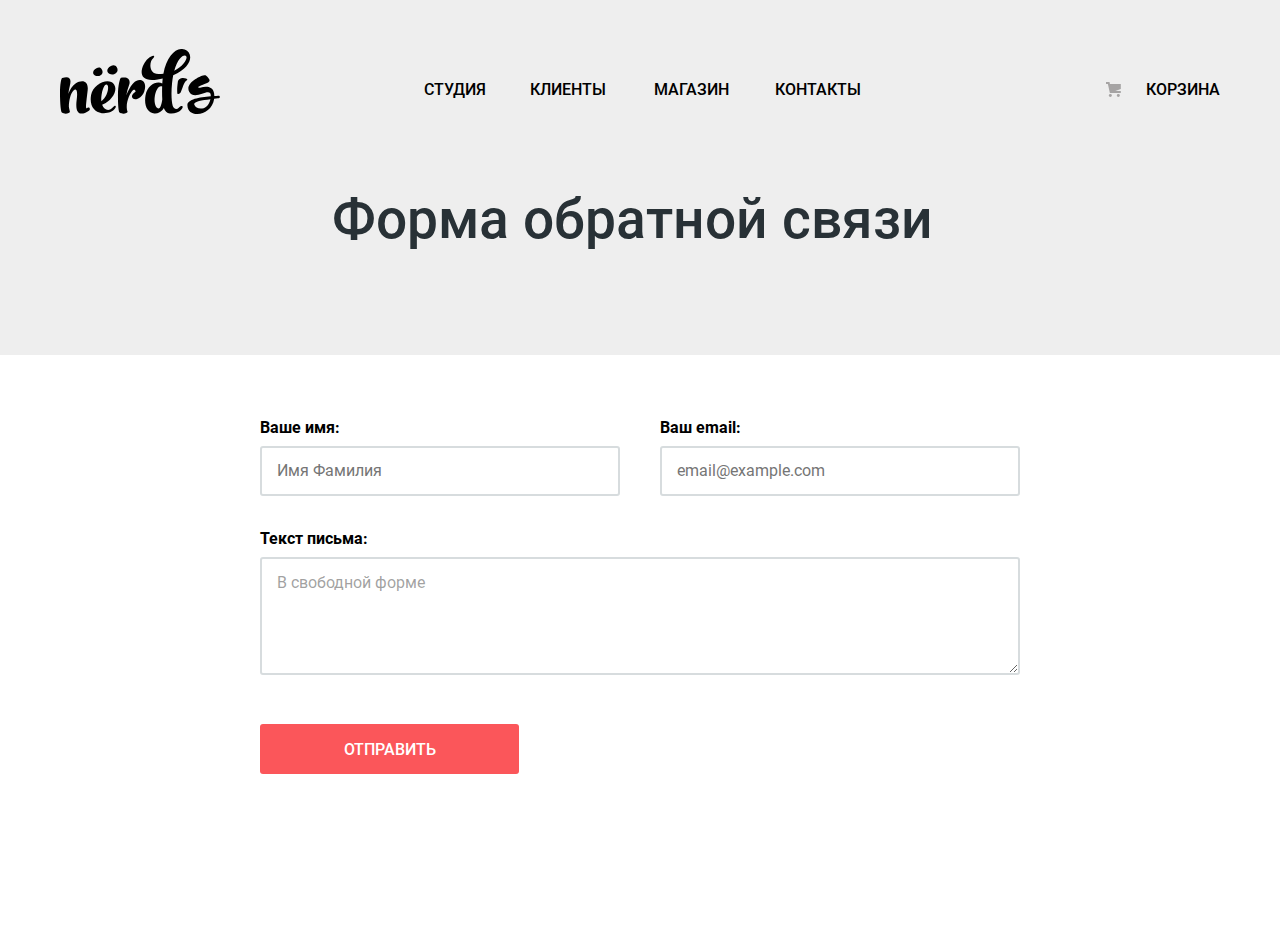
<file: feedback.html>
<!DOCTYPE html>
<html lang="ru">
  <head>
    <meta charset="utf-8">
    <title>HTML Academy: Нёрдс</title>
    <link href="https://fonts.googleapis.com/css2?family=Roboto:wght@400;500;700&display=swap" rel="stylesheet">
    <link href="css/normalize.css" rel="stylesheet">
    <link href="css/style.min.css" rel="stylesheet">
  </head>

  <body class="page-body inner-page">
    <header class="main-header">
      <nav class="main-menu container">
        <a href="index.html" class="main-menu-logo" aria-label="Перейти на главную страницу">
          <svg xmlns="http://www.w3.org/2000/svg" width="160" height="65" fill="#000000">
              <path d="M157.94 49.37c-1.24.17-2.53.28-3.76.38v.06c-2.42 17.36-26.19 20.23-26.78 6.6-.27-6.17 11.6-7.95 23.4-9.1.43-11.08-15.9 5.68-21.61-4.6-5.02-9.02 14.63-17.93 16.73-16.1 6.44 5.64 3.4 6.62-1.38 8.34-9.5 3.41-5.8 4.1-4.51 3.73 7.57-2.26 14.36-1.04 14.31 8.31 1.29-.1 2.52-.16 3.76-.27 2.3-.21 2.46 2.44-.16 2.65zm-7.52.76c-9.12 1.03-17.01 2.44-16.15 5.36 1.71 5.57 13.58 6.81 16.15-5.36zm-32.74-5.21c-.68-.04-.7-6.04.11-11.69 1-6.95 11.93-3.36 9.1-1.9-2.98 1.51-4.44 8.71-6.27 12.08-.64 1.16-2.6 1.53-2.94 1.5zM42.1 21c2.38 4.87-4.93 8.17-8.29 4.52-1.4-1.55-.75-4.56 2.64-6.19 1.7-.84 4.07-1.6 5.65 1.67zm14.96-2.14c2.59 5.3-5.38 8.9-9.03 4.92-1.52-1.7-.82-4.96 2.87-6.74 1.85-.91 4.44-1.73 6.16 1.82zm-28.18 42.8c-7.92 5.34-14.22 4.17-12.2-10.84 1.44-10.9-.96-11.52-3.13-9.44-2.85 2.7-4.63 9.72-4.69 16.4a50.98 50.98 0 001 4.78c.34 1.63-4.9 3.32-7.97 1.01C.84 62.8 0 54.88 0 44.13c0-8.82 1.17-14.9 2.23-15.17 8.03-2.2 9.31 1.34 7.58 7.98a47.64 47.64 0 00-1.4 7.92c1.68-4.66 4.08-8.48 6.81-10.17 7.42-4.67 13.6-2.48 12.43 6.8-2 16.58-2.17 18.83-.38 17.53 2.23-1.57 3.68 1.24 1.61 2.65zm26.1-2.07c-2.17 3.48-7.8 5.17-13.21 4.55-7.75-.84-12.55-7.75-10.7-18.1 2-11.18 18.06-18.32 23.19-10.34 3.73 5.8-2.18 16.02-11.6 19.79l-.5.16c1.95 5.18 6.58 7.48 11.04 2.36 2.12-2.36 3.62-1.34 1.78 1.58zm-13.6-7.42c5.85-4.16 7.8-13.32 6.19-15.9-1.73-2.7-5.08 1.51-6.25 11.74-.11 1.46-.11 2.87.06 4.16zM83.09 45c-1.6 2.5-3.9 4.39-5.97 5.06-2.4.73-5.18.06-5.18-2.7 0-1 .9-3.37 3.62-4.72-.16-1.9-1.39-2.42-2.28-1.68-3.35 2.58-7.42 12.25-6.36 19.22.06.16.06.33.06.5.16.62.33 1.24.55 1.86.56 1.57-4.9 3.31-7.97.95-1.06-.79-1.61-6.97-1.61-17.7 0-8.83 1.95-16.64 3-16.92 6.42-1.74 10.15 1.3 8.15 7.25a64.94 64.94 0 00-2.85 10.4c2.46-6.69 6.53-12.87 9.82-14.5 5.85-2.92 10.09.95 8.86 7.81-.05.11-.11.4-.11.45-.06.56-.57 2.3-.39 1.74-.52 1.65-.9 2.28-1.34 2.98z"/><path d="M113.2 26.16a86.99 86.99 0 00-1.1 7.53c-1.07 10.06-.62 19 .6 22.99.73 2.13 3.46 4.94 6.08 2.02 2.85-3.2 5.97-1.35 2.18 2.42-2.34 2.3-6.7 3.88-11.04 3.42-3.12-.39-5.02-2.41-6.14-5.5a8.7 8.7 0 01-1.56 2.3c-2.11 2.2-4.68 3.43-7.97 3.1-6.64-.74-10.54-7.93-8.7-18.16 1.95-10.79 11.32-14.72 16.73-11.86l.33-4.1c.06-.28.06-.56.11-.84a96.96 96.96 0 01-4.96.95c-23.97 4-15.72-15.57-9.87-20.68 6.64-5.73 7.36-1.85 5.3-.56-3.68 2.36-5.3 15.9 5.24 15.9 1.73 0 3.35-.1 4.96-.28C106.7 6.5 116.67-2.39 124.75.53c8.98 3.26 8.03 17.54-11.54 25.63zm-10.92 24.4c-.23-3.55-.23-7.54-.17-11.64 0-.5.06-1.01.06-1.46-3.35-1.52-6.64 3.65-7.48 10.79-.94 8.37 2.8 12.81 4.91 10.79 1.62-1.63 2.46-6.8 2.68-8.49zm24.08-43.17c-1.78-2.64-8.3.56-12.1 14.33 9.54-4.55 13.33-12.42 12.1-14.33z"/>
          </svg>
        </a>
        <ul class="site-menu">
          <li><a href="blank.html">Студия</a></li>
          <li><a href="blank.html">Клиенты</a></li>
          <li><a href="catalog.html">Магазин</a></li>
          <li><a href="blank.html">Контакты</a></li>
        </ul>
        <ul class="user-menu">
          <li><a href="cart.html" class="menu-cart">Корзина</a></li>
        </ul>
      </nav>
    </header>

    <main>
      <div class="background-gray">
        <h1>Форма обратной связи</h1>
      </div>
      <section class="feedback container">
        <h2 class="visually-hidden">Напишите нам</h2>
        <form class="feedback-form" name="feedback-form" action="https://echo.htmlacademy.ru" method="post">
          <p>
            <label for="feedback-form-name">Ваше имя:</label><br>
            <input id="feedback-form-name" class="feedback-form-name" type="text" name="name" placeholder="Имя Фамилия">
          </p>
          <p>
            <label for="feedback-form-email">Ваш email:</label><br>
            <input id="feedback-form-email" class="feedback-form-email" type="email" name="email" placeholder="email@example.com">
          </p>
          <p>
            <label for="feedback-form-message">Текст письма:</label><br>
            <textarea id="feedback-form-message" class="feedback-form-area" name="message" rows="4" required>В свободной форме</textarea>
          </p>
          <button type="submit" class="button button-send button-red">Отправить</button>
        </form>
      </section>
    </main>

  </body>
</html>
</file>
<file: css/style.min.css>
@-webkit-keyframes bounce{0%{transform:translateY(-2000px);opacity:0}80%{transform:translateY(-30px);opacity:1}to{transform:translateY(0);opacity:1}}@keyframes bounce{0%{transform:translateY(-2000px);opacity:0}80%{transform:translateY(-30px);opacity:1}to{transform:translateY(0);opacity:1}}@font-face{font-family:"Roboto";src:url(../fonts/roboto.woff2) format("woff2"),url(../fonts/roboto.woff) format("woff");font-weight:400;font-style:normal}@font-face{font-family:"Roboto";src:url(../fonts/robotomedium.woff2) format("woff2"),url(../fonts/robotomedium.woff) format("woff");font-weight:500;font-style:normal}@font-face{font-family:"Roboto";src:url(../fonts/robotobold.woff2) format("woff2"),url(../fonts/robotobold.woff) format("woff");font-weight:700;font-style:normal}:root{--basic-white: #ffffff;--basic-black: #000000;--basic-blue: #009DE0;--basic-red: #fb565a;--basic-red-hover: #e74246;--basic-red-active: #d73738;--basic-green: #00ca74;--basic-green-hover: #00bc6c;--basic-green-active: #00aa62;--basic-yellow: #efc84a;--basic-yellow-hover: #eab534;--basic-yellow-active: #e5a722;--basic-gray: #eeeeee;--basic-gray-hover: #dfdfdf;--basic-gray-active: #d5d5d5;--basic-form-icon: #4d4d4d;--basic-black-icon: #231f20;--basic-gray-icon: #a6a6a6;--basic-gray-item: #f2f2f2;--basic-gray-social: #e1e1e1;--basic-gray-slider: #c1c1c1;--basic-gray-shadow:#bfbfbf;--basic-gray-border: #e6e6e6;--basic-gray-border-2: #dbdbdb;--basic-gray-text: #666666;--basic-black-text: #283136;--basic-form-value: #444444;--basic-form: #d7dcde;--basic-form-hover: #b4b9bb;--basic-form-scale: #d7dcdf;--basic-form-range: #ababab;--basic-white-opacity: rgba(255, 255, 255, 0.3);--basic-black-opacity: rgba(0, 0, 0, 0.3);--basic-black-opacity-2: rgba(0, 0, 0, 0.6);--form-value-opacity: rgba(68, 68, 68, 0.5);--form-icon-opacity: #eaeaea;--form-range-shadow: rgba(0, 1, 1, 0.1);--basic-box-shadow: rgba(0, 0, 0, 0.15)}html{height:100%}body{min-width:1200px;margin:0;padding:0;font-family:"Roboto",Arial,sans-serif;font-size:16px;line-height:24px;font-weight:400;color:var(--basic-black-text);background-color:var(--basic-white)}h1{width:1144px;margin:0 auto;padding:72px 36px 108px 20px;font-size:55px;line-height:55px;font-weight:500;text-align:center}a{text-decoration:none;color:var(--basic-black)}img{max-width:100%;height:auto}.visually-hidden{position:absolute;width:1px;height:1px;margin:-1px;padding:0;border:0;white-space:nowrap;-webkit-clip-path:inset(100%);clip-path:inset(100%);clip:rect(0 0 0 0);overflow:hidden}.page-body{display:grid;grid-template-rows:-webkit-min-content 1fr -webkit-min-content;grid-template-rows:min-content 1fr min-content;align-content:start;min-height:100%}.container{width:1160px;margin:0 auto;padding:0 20px}.background-gray,.gray-line::after,.main-header{background-color:var(--basic-gray)}.gray-line::after{content:"";display:block;width:1158px;height:2px}.main-header{width:100%}.inner-page .main-header{padding-bottom:6px}.main-menu{display:flex;flex-direction:row;justify-content:space-between;align-items:center;margin-top:49px;font-size:16px;line-height:30px;font-weight:500;text-transform:uppercase;color:var(--basic-black);background-color:transparent}.main-menu-logo{width:160px;height:65px}.site-menu,.user-menu{display:flex;flex-wrap:wrap;margin:auto 0 0;padding:0;list-style:none}.site-menu{justify-content:center;width:690px}.user-menu{justify-content:flex-end;width:154px}.site-menu li{padding:9px 22px;margin:0 2px 0 0}.site-menu li:nth-child(2){padding-right:24px;padding-left:20px}.user-menu li{padding:9px 0}.menu-cart{position:relative;max-width:118px;padding-left:36px}.menu-cart::before{content:"";display:block;position:absolute;top:2px;left:-4px;width:15px;height:15px;background-image:url(../img/icons.svg);background-repeat:no-repeat;background-size:300px auto;background-position:-43px -144px}.main-menu a:not([href]):not(.main-menu-logo){padding-bottom:19px;border-bottom:2px solid var(--basic-red)}.main-menu a:not(.menu-active):focus,.main-menu a:not(.menu-active):hover{color:var(--basic-red)}.main-menu a:not(:active):focus{outline:0;box-shadow:0 0 0 3px var(--basic-gray),0 0 0 6px var(--basic-red)}.main-menu a:not(.menu-active):not(.main-menu-logo):active{color:var(--basic-black-opacity)}.main-menu-logo:not(.menu-active):active svg{fill:var(--basic-gray-icon)}.slider{display:flex;background-color:var(--basic-gray)}.slider-list{margin:0;padding:0;list-style:none}.slide{display:block;width:1157px;min-height:429px;border-top:1px solid transparent;border-bottom:1px solid transparent;background-repeat:no-repeat;background-size:760px 431px;background-position:right bottom}.slide-1{background-image:url(../img/nerds-index-slide-1.jpg)}.slide-2{background-image:url(../img/nerds-index-slide-2.jpg)}.slide-3{background-image:url(../img/nerds-index-slide-3.jpg)}.slide-text{width:560px;margin-top:78px;margin-bottom:79px}.slider-title{margin:0;font-size:55px;line-height:55px;font-weight:500;color:var(--basic-black)}.slider-paragraph{width:460px;margin:26px 0 39px}.slider-controls,.slider-controls-list{position:relative;display:flex;justify-content:center}.slider-controls-list{flex-wrap:wrap;position:absolute;bottom:97px;width:300px;margin:0;padding:0;list-style:none}.slider-controls-list li{margin-right:17px}.slider-controls-list li:last-child{margin-right:0}.slider-control{position:relative;width:18px;height:18px;border:0;border-radius:50%;font-size:0;background-color:var(--basic-white);cursor:pointer}.slider-control-active::before{content:"";display:block;position:absolute;top:5px;left:5px;width:4px;height:4px;border:2px solid var(--basic-gray-slider);border-radius:50%}.services-list{display:flex;flex-wrap:wrap;justify-content:center;margin-top:80px;padding:0 60px 0 0;list-style:none}.services-list .service{width:300px;margin-right:100px;margin-bottom:64px}.services-list .service:last-child,.services-list .service:nth-child(3n){margin-right:0}.service h3{margin:0;font-size:24px;line-height:30px;font-weight:700;text-transform:uppercase;color:var(--basic-black)}.service p{padding-right:20px;margin-bottom:32px}.service-3{margin-right:60px}.service h3::before{content:"";display:block;width:300px;height:146px;margin-bottom:25px;background-repeat:no-repeat;background-position:50% 50%}.service-1 h3::before{background-color:var(--basic-red);background-image:url(../img/service-1.png)}.service-2 h3::before{background-color:var(--basic-green);background-image:url(../img/service-2.jpg)}.service-3 h3::before{background-color:var(--basic-yellow);background-image:url(../img/service-3.jpg)}.about{display:flex;justify-content:space-between;flex-wrap:wrap}.about-text{width:660px;padding-bottom:49px}.about-text .about-slogan{margin:73px 0 32px;font-size:45px;line-height:46px;font-weight:500;color:var(--basic-black)}.about-text .about-title{margin-top:40px;margin-bottom:23px;font-weight:700;text-transform:uppercase}.about-text-list,.filter-sort ul,.filters ul{margin:0;padding:0;list-style:none}.about-text-list li{position:relative;left:36px;margin-bottom:24px}.about-text-list li::before{content:"";display:block;position:absolute;top:11px;left:-36px;width:25px;height:2px;margin-right:12px;margin-bottom:4px;background-color:var(--basic-red)}.about-statistics{width:360px;padding-bottom:49px}.color-logo{margin-top:39px}.statistics-title{margin:29px 0 29px 4px;font-weight:700;text-transform:uppercase;text-align:center;color:var(--basic-black)}.about-statistics table{width:100%;border-collapse:collapse;text-align:left}.about-statistics th{line-height:18px;font-weight:400}.about-statistics td{width:30%;padding-bottom:11px;font-size:45px;line-height:64px;font-weight:700}.about-statistics .statistics-unit{display:inline-block;vertical-align:bottom;top:-20px;font-size:26px;line-height:40px}.companies{padding-bottom:80px}.companies-list,.companies-list li{display:flex;justify-content:center;align-items:center}.companies-list{flex-wrap:wrap;flex-direction:row;margin:0;padding:43px 0 0;list-style:none}.companies-list li{position:relative;width:260px;height:100px;margin-bottom:37px;margin-right:20px;margin-left:20px}.companies-list li:first-child,.companies-list li:nth-child(5n){margin-left:0}.companies-list li:last-child,.companies-list li:nth-child(4n){margin-right:0}.companies-list li:not(:nth-child(4n)):not(:last-child)::after{content:"";display:block;position:absolute;right:-20px;width:2px;height:52px;background-color:var(--basic-gray)}.companies a{opacity:.2}.companies a:focus,.companies a:hover{opacity:1}.companies a:not(:active):focus{outline:3px solid var(--basic-red)}.companies a:active{opacity:.1}.page-catalog{display:grid;grid-template-columns:300px 1fr;grid-template-rows:auto auto;align-content:start;-moz-column-gap:100px;column-gap:100px;padding-top:55px}.filters{grid-row:1/3;width:260px}.filters fieldset{margin:0;padding:0;border:0}.filters legend{margin:0}.filter-sort h3,.filters legend{padding:0;font-size:18px;line-height:30px;font-weight:700;text-transform:uppercase;color:var(--basic-black)}.filter-features legend,.filter-gride legend{margin-bottom:14px}.filters li{margin-bottom:16px}.filters .filter-cost{margin-bottom:54px}.range-filter{width:260px;margin-top:48px;padding:0}.price-controls input,.range-controls{border-radius:3px;background-color:var(--basic-gray)}.range-controls{position:relative;height:41px;margin-bottom:14px;padding-top:39px;padding-right:20px;padding-left:20px}.range-controls .scale{height:2px;background:var(--basic-form-scale)}.range-controls .bar{width:70%;height:2px;background:var(--basic-green)}.range-controls .toggle{position:absolute;top:30px;left:0;width:4px;height:4px;padding:0;border:8px solid var(--basic-white);background-color:var(--basic-form-range);border-radius:50%;box-shadow:0 2px 1px 0 var(--form-range-shadow);cursor:pointer}.range-controls .toggle-min{left:18px}.range-controls .toggle-max{left:160px}.price-controls{display:flex;justify-content:space-between}.price-controls label{line-height:22px;text-transform:uppercase;text-align:center;color:var(--basic-gray-text)}.price-controls input{width:60px;padding:10px;margin-left:8px;border:0;text-align:center}.price-controls input[type=number]::-webkit-inner-spin-button,.price-controls input[type=number]::-webkit-outer-spin-button{-webkit-appearance:none;margin:0}.price-controls input[type=number]{-moz-appearance:textfield}.price-controls input[type=number]:focus,.price-controls input[type=number]:hover{-moz-appearance:number-input}.filter-option{padding-left:36px}.filter-option label{position:relative;display:block;cursor:pointer;-webkit-user-select:none;-moz-user-select:none;user-select:none}.filters .filter-gride{margin-bottom:27px}.filter-input-radio+label::before{content:"";position:absolute;left:-36px;top:-1px;width:17px;height:17px;border:4px solid var(--basic-form-icon);border-radius:50%;opacity:.4}.filter-input-radio:checked+label::after{content:"";position:absolute;left:-28px;top:7px;width:9px;height:9px;border-radius:50%;background-color:var(--basic-form-icon);opacity:.4}.filter-input-radio:focus+label::after,.filter-input-radio:focus+label::before,.filter-input-radio:hover+label::after,.filter-input-radio:hover+label::before{opacity:1}.filter-input-checkbox:disabled+label,.filter-input-radio:disabled+label{opacity:.3}.filter-input-radio:disabled+label::after,.filter-input-radio:disabled+label::before{opacity:.1}.filters .filter-features{margin-bottom:14px}.filter-input-checkbox:not(:checked)+label::before{content:"";position:absolute;left:-36px;top:0;width:19px;height:19px;border:2px solid var(--basic-form-icon);border-radius:3px;opacity:.4}.filter-input-checkbox:checked+label::before{content:"";position:absolute;left:-36px;top:0;width:26px;height:23px;background-image:url(../img/icons.svg);background-repeat:no-repeat;background-size:300px auto;background-position:-238px -238px;opacity:.4}.filter-input-checkbox:focus+label::before,.filter-input-checkbox:hover+label::before,.sort-icon:focus svg,.sort-icon:hover svg{opacity:1}.filter-input-checkbox:disabled+label::before{opacity:.1}.filter-sort{display:flex;flex-wrap:wrap;justify-content:space-between;align-items:center;margin-bottom:48px}.filter-sort h3{margin:0 20px 0 0}.filter-sort-list{display:flex;align-items:center;padding-bottom:2px}.sort-list-icons,.sort-list-type{display:flex;flex-direction:row;list-style:none}.filter-sort .sort-type{margin:0;padding:3px 13px}.filter-sort .sort-icon{margin:0;padding:6px 1px;border:0;font-size:0;background-color:var(--basic-white)}.filter-sort .icon-down-dir{margin-right:16px;margin-left:33px}.filter-sort .sort{border:0;font:inherit;font-size:14px;line-height:18px;text-transform:uppercase;color:var(--basic-black-opacity);background-color:var(--basic-wite)}.filter-sort .sort:focus,.filter-sort .sort:hover{color:var(--basic-black-opacity-2)}.filter-sort .sort-active,.filter-sort .sort:active,.item-text h3{color:var(--basic-black)}.sort-icon svg{fill:var(--basic-gray-icon);opacity:.2}.sort-icon-active svg,.sort-icon:active svg{fill:var(--basic-black-icon);opacity:1}.catalog-list{display:flex;justify-content:space-between;flex-wrap:wrap;padding:0;margin:0 0 25px;list-style:none}.items .item{position:relative;width:358px;height:618px;margin-bottom:30px;border:1px solid var(--basic-gray-border);border-radius:5px;background-color:var(--basic-gray-item);overflow:hidden}.items .item:hover{width:360px;height:620px;border:0;box-shadow:0 6px 15px var(--basic-gray-shadow)}.item .item-image::before{content:"";display:block;width:360px;height:39px;background-color:var(--form-icon-opacity)}.item:hover .item-image::before{height:40px;background-color:var(--basic-form-icon)}.item:hover img{width:360px;height:auto}.item .item-decor-circle{top:12px;left:15px}.item:hover .item-decor-circle{top:13px;left:16px}.item .item-decor-circle::before{content:"";left:23px}.item .item-decor-circle::after{content:"";left:46px}.item .item-decor-circle,.item .item-decor-circle::after,.item .item-decor-circle::before{display:block;position:absolute;width:14px;height:14px;border-radius:50%;background-color:var(--basic-white)}.item-text{display:none;position:absolute;bottom:0;width:100%;max-height:537px;line-height:18px;padding-bottom:44px;text-align:center;color:var(--basic-gray-text);background-color:var(--basic-gray)}.item-text h3{margin-top:26px;margin-bottom:11px;font-size:18px;line-height:30px;font-weight:700}.item-text p{max-height:388px;margin:0 0 15px;padding:0 25px;line-height:19px}.button,.item-text p,.item:hover .item-text{display:block}.button,.item-text h3{text-transform:uppercase}.button{margin-top:17px;padding:17px 20px 15px;border:0;border-radius:3px;font:inherit;line-height:18px;font-weight:500;text-align:center;vertical-align:middle;color:var(--basic-white)}.button:active{color:var(--basic-white-opacity)}.button-more{width:200px}.button-buy{width:120px}.button-write{width:179px}.button-send{width:259px}.button-show{width:260px}.button-price{display:inline-block;vertical-align:bottom;width:160px}.button-next{width:219px}.button-red{background-color:var(--basic-red)}.button-red:focus,.button-red:hover,.social a:focus,.social a:hover{background-color:var(--basic-red-hover)}.button-red:focus{outline:0;box-shadow:0 0 0 3px var(--basic-white),0 0 0 6px var(--basic-red-hover)}.button-red:active{background-color:var(--basic-red-active);box-shadow:inset 0 3px 0 var(--form-range-shadow)}.button-green{background-color:var(--basic-green)}.button-green:focus,.button-green:hover{background-color:var(--basic-green-hover)}.button-green:focus{outline:0;box-shadow:0 0 0 3px var(--basic-white),0 0 0 6px var(--basic-green-hover)}.button-green:active{background-color:var(--basic-green-active);box-shadow:inset 0 3px 0 var(--form-range-shadow)}.button-yellow{background-color:var(--basic-yellow)}.button-yellow:focus,.button-yellow:hover{background-color:var(--basic-yellow-hover)}.button-yellow:focus{outline:0;box-shadow:0 0 0 3px var(--basic-white),0 0 0 6px var(--basic-yellow-hover)}.button-yellow:active{background-color:var(--basic-yellow-active);box-shadow:inset 0 3px 0 var(--form-range-shadow)}.button-gray{color:var(--basic-black);background-color:var(--basic-gray)}.button-gray:focus,.button-gray:hover{background-color:var(--basic-gray-hover)}.button-gray:focus{outline:0;box-shadow:0 0 0 3px var(--basic-white),0 0 0 6px var(--basic-red-hover)}.button-gray:active{color:var(--basic-black-opacity);background-color:var(--basic-gray-active);box-shadow:inset 0 3px 0 var(--form-range-shadow)}.pagination-list{display:flex;flex-wrap:wrap;margin:0 0 45px;padding:0;list-style:none}.pagination-list .button-pagination{margin-top:-1px;margin-right:11px;margin-bottom:15px;padding-right:21px;padding-left:20px}.pagination-list .list-active{padding:14px 17px 12px 18px;border:3px solid var(--basic-gray-border-2);background-color:var(--basic-white)}.main-footer{line-height:22px;color:var(--basic-form-value);background-color:var(--basic-white)}.contacts{position:relative;margin:0;padding:0;line-height:18px;color:var(--basic-gray-text)}.map-container{height:416px;text-align:center;background-color:var(--basic-gray)}.map-container iframe{position:absolute;top:0;left:0;width:100%;height:416px;border:0}.map-container img{margin-bottom:-4px}.contacts-container{position:absolute;display:flex;align-items:center;left:50%;top:50%;margin-left:-600px;margin-top:-208px;height:416px;vertical-align:middle}.contacts-popup{display:block;width:219px;padding-left:50px;padding-right:50px;padding-bottom:47px;border-top:1px solid var(--basic-white);background-color:var(--basic-white)}.contacts .contacts-title{margin-top:49px;margin-bottom:23px;font-size:18px;line-height:30px;font-weight:700;text-transform:uppercase;color:var(--basic-black)}.contacts-address{margin:0}.contacts-phone{display:block;margin-top:18px;margin-bottom:37px}.social{display:flex;margin-top:68px;margin-bottom:68px}.social-text p{width:700px;margin:0;padding:0 18px 0 0}.social .call-to-action{width:700px;padding-top:7px;padding-bottom:10px;font-size:36px;line-height:36px;font-weight:700}.social-icons{display:flex;flex-direction:row;align-items:center;flex-wrap:wrap;order:-1;width:360px;padding:0;margin:0 40px 0 0;list-style:none}.social-icons a{display:block;width:81px;height:81px;margin-right:9px;border-radius:50%;background-color:var(--basic-gray-social)}.social-icon{width:81px;height:81px;background-image:url(../img/icons.svg);background-repeat:no-repeat;background-size:300px auto}.social-icon-vk{background-position:-10px -10px}.social-icon-fb{background-position:-109px -8px}.social-icon-insta{background-position:-209px -10px}.social a:focus{outline:0;box-shadow:0 0 0 3px var(--basic-white),0 0 0 6px var(--basic-red)}.social a:active{background-color:var(--basic-red-active);box-shadow:inset 0 3px 0 var(--form-range-shadow)}a:active .social-icon{opacity:.3}.modal-feedback{display:none;position:fixed;top:0;right:0;bottom:0;left:0;margin:auto;background-color:var(--basic-white);box-shadow:0 20px 40px rgba(0,0,0,.4)}.modal-show{display:block;-webkit-animation:bounce .6s;animation:bounce .6s}.feedback{width:760px;height:446px;margin:auto;padding:64px 100px 80px;line-height:18px;font-weight:700;color:var(--basic-black)}.feedback h2{margin:0 0 39px;padding:0;font-size:45px;line-height:50px}.feedback-form{display:flex;flex-direction:row;flex-wrap:wrap;justify-content:space-between}.feedback-form p{margin:0;padding:0}.feedback-form-area,.feedback-form-email,.feedback-form-name{margin-top:9px;padding:15px;border:2px solid var(--basic-form);border-radius:3px;font:inherit;font-weight:400;color:var(--form-value-opacity)}.feedback-form-email,.feedback-form-name{width:326px;height:16px;margin-bottom:34px}.feedback-form-area{width:726px;height:84px;margin-bottom:28px}.feedback-form-area:hover{border-color:var(--basic-form-hover)}.feedback-form-area:focus{border-color:var(--basic-black);outline:0;color:var(--basic-form-value)}.feedback-form-area:invalid,.feedback-form-email:invalid,.feedback-form-error,.feedback-form-name:invalid{border-color:var(--basic-red-hover);color:var(--basic-red-hover)}.feedback-close{position:absolute;top:78px;right:90px;width:21px;height:21px;border:0;background-color:transparent;background-image:url(../img/icons.svg);background-repeat:no-repeat;background-size:300px auto;background-position:-239px -139px;opacity:.3;cursor:pointer}.feedback-close:focus,.feedback-close:hover{opacity:1}.feedback-close:focus{outline:0;box-shadow:0 0 0 3px var(--basic-white),0 0 0 6px var(--basic-red-hover)}.feedback-close:active{opacity:.1}
</file>
